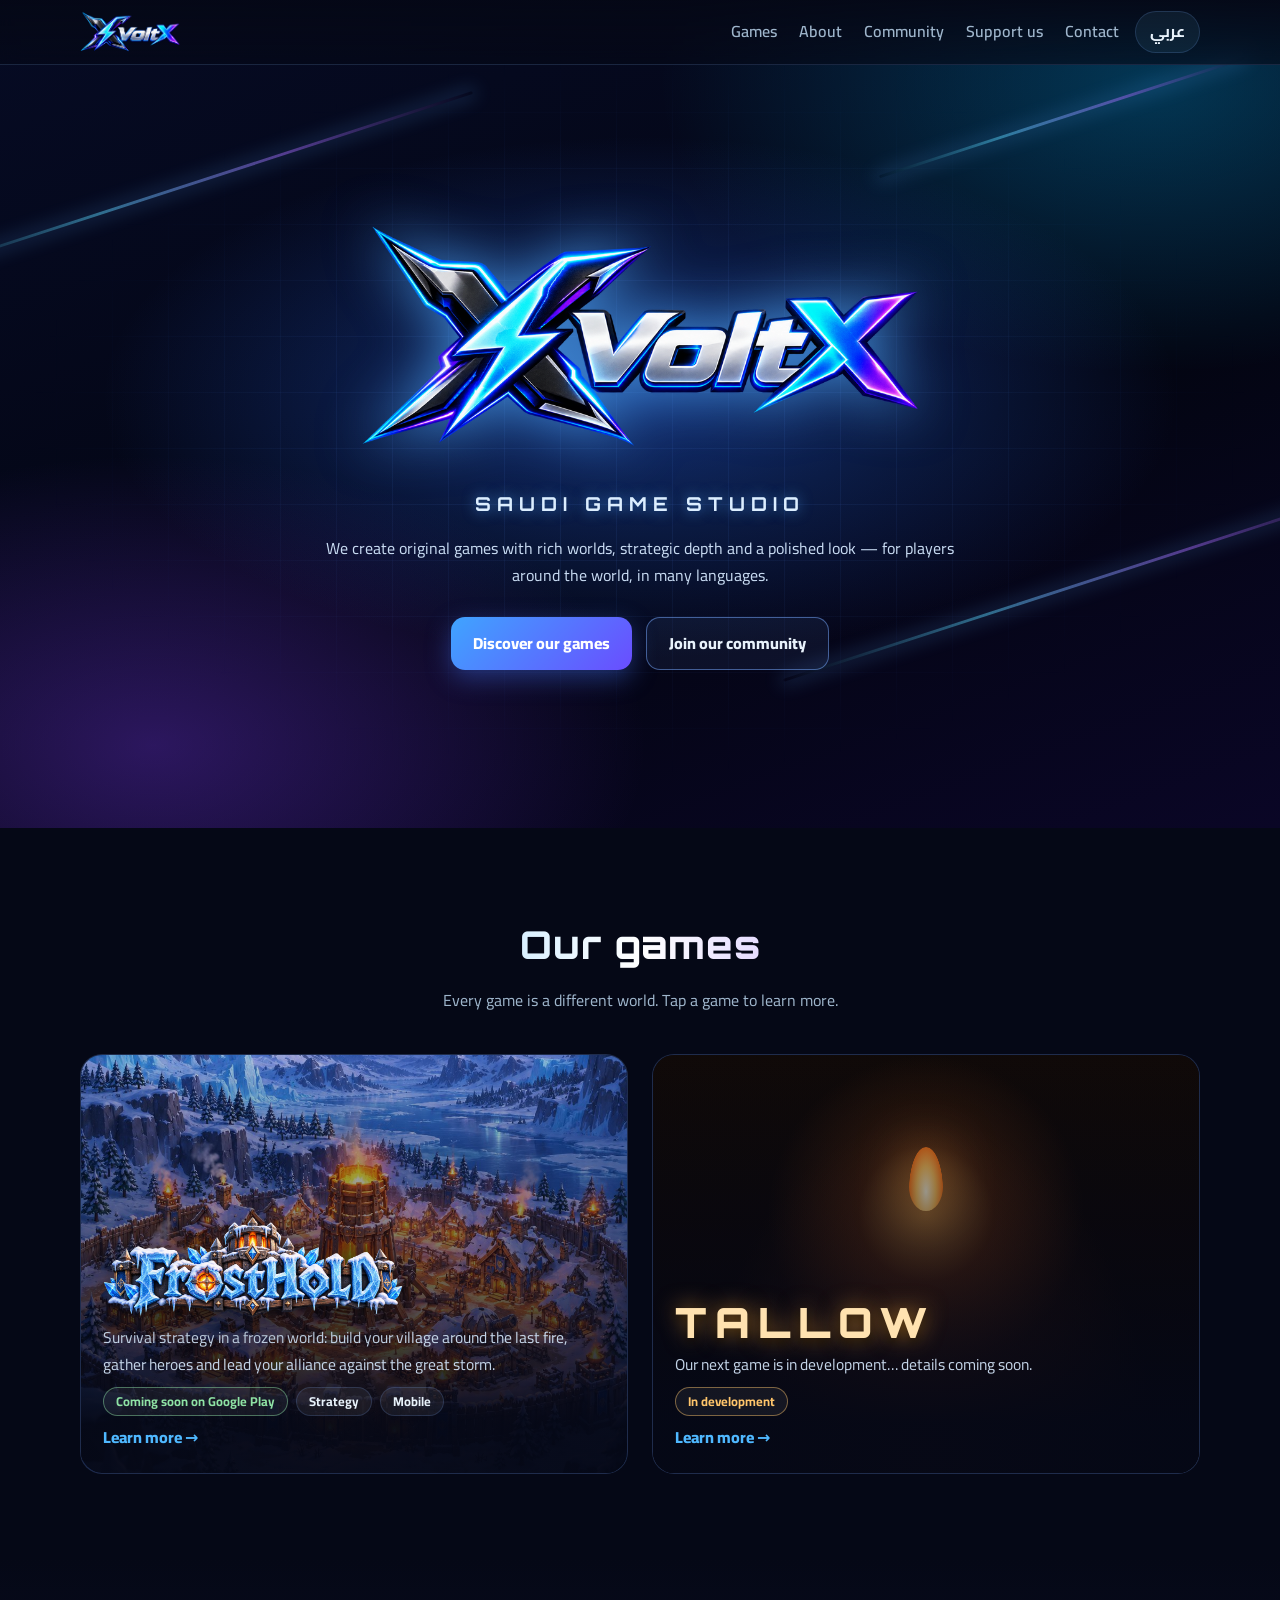
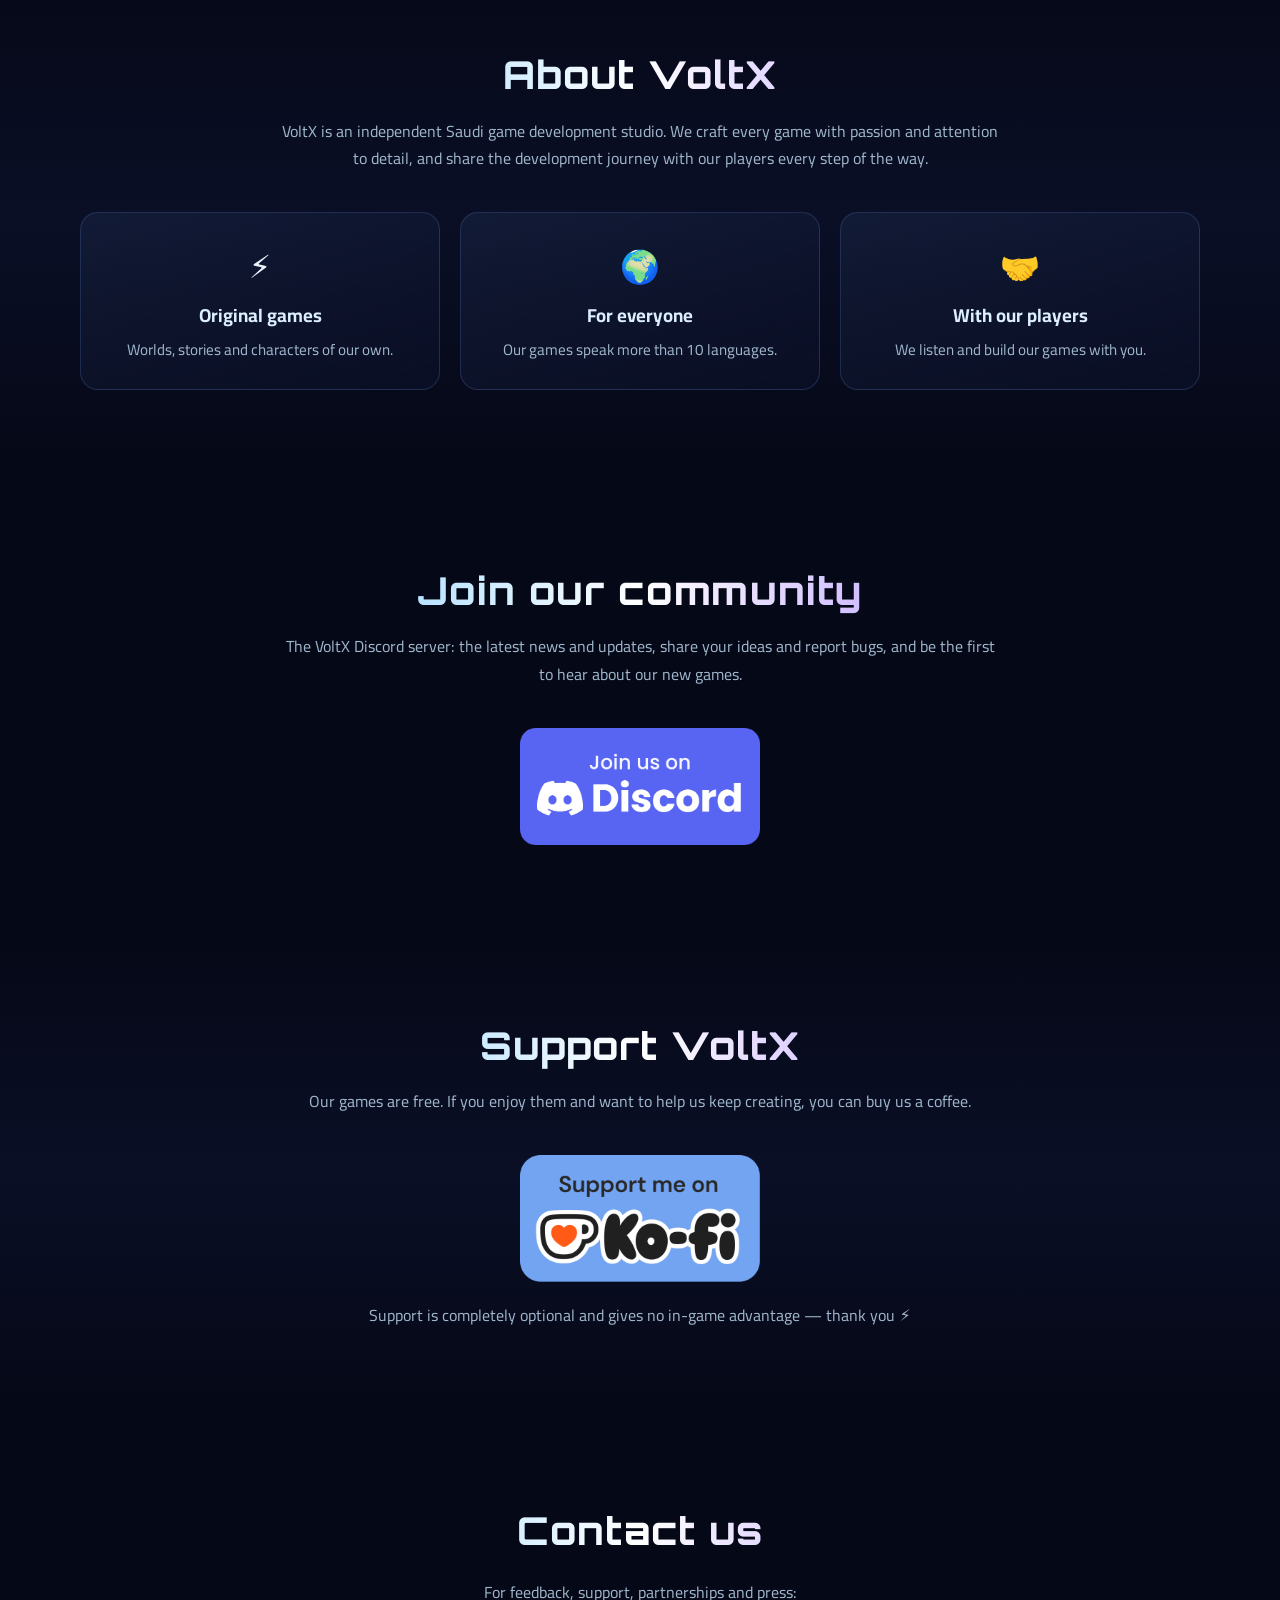
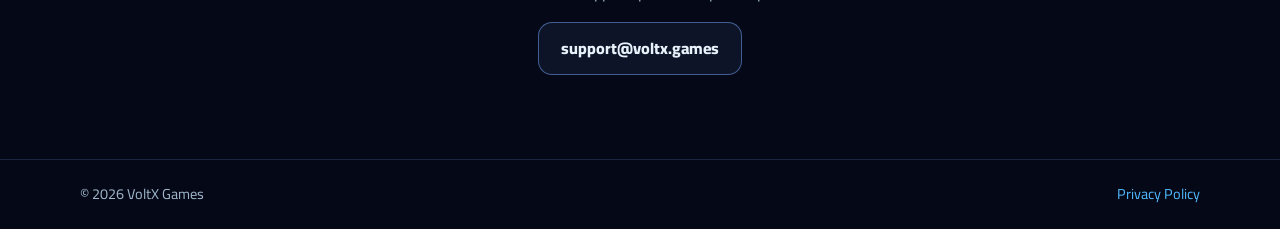
<file: index.html>
<!doctype html>
<html lang="ar" dir="rtl">
<head>
<meta charset="utf-8">
<meta name="viewport" content="width=device-width, initial-scale=1">
<title>VoltX Games — Saudi Game Studio</title>
<meta name="description" content="VoltX Games is an independent Saudi game development studio. Creators of FrostHold and TALLOW.">
<meta property="og:title" content="VoltX Games — Saudi Game Studio">
<meta property="og:description" content="An independent Saudi game development studio crafting original games for players around the world.">
<meta property="og:image" content="https://voltx.games/assets/voltx-logo.png">
<link rel="icon" href="assets/voltx-logo.png">
<link rel="preconnect" href="https://fonts.googleapis.com">
<link rel="preconnect" href="https://fonts.gstatic.com" crossorigin>
<link href="https://fonts.googleapis.com/css2?family=Cairo:wght@400;600;800&family=Orbitron:wght@700;900&display=swap" rel="stylesheet">
<link rel="stylesheet" href="style.css">
<style>
/* ===== VoltX studio home (electric theme, on top of style.css) ===== */
:root { --volt: #4fb8ff; --violet: #8a5cff; --bg: #050816; --bg2: #0a0f26; --line: rgba(120, 170, 255, .18); }
body { background: var(--bg); }
.top { background: linear-gradient(to bottom, rgba(5, 8, 22, .94), rgba(5, 8, 22, .6)); }
.menu a:hover { color: var(--volt); }
h2 { background: linear-gradient(90deg, var(--volt), #fff, var(--violet)); -webkit-background-clip: text; background-clip: text; }
html[lang="en"] h2 { font-family: "Orbitron", sans-serif; letter-spacing: 1px; }

.vx-hero { position: relative; min-height: 92vh; display: grid; place-items: center; text-align: center; overflow: hidden; padding: 110px 0 70px; }
.vx-hero::before { content: ""; position: absolute; inset: 0;
  background:
    radial-gradient(ellipse 60% 45% at 50% 48%, rgba(40, 110, 255, .40), transparent 70%),
    radial-gradient(ellipse 55% 50% at 12% 90%, rgba(130, 60, 255, .32), transparent 70%),
    radial-gradient(ellipse 55% 50% at 90% 10%, rgba(0, 190, 255, .26), transparent 70%),
    linear-gradient(160deg, #060b24, #030512 60%, #0a0626); }
.vx-grid { position: absolute; inset: 0; pointer-events: none;
  background-image: linear-gradient(rgba(90, 150, 255, .08) 1px, transparent 1px), linear-gradient(90deg, rgba(90, 150, 255, .08) 1px, transparent 1px);
  background-size: 56px 56px;
  -webkit-mask-image: radial-gradient(ellipse 60% 55% at 50% 50%, #000 30%, transparent 80%); mask-image: radial-gradient(ellipse 60% 55% at 50% 50%, #000 30%, transparent 80%); }
.vx-streak { position: absolute; height: 3px; border-radius: 3px; transform: rotate(-18deg); pointer-events: none;
  background: linear-gradient(90deg, transparent, #5ad2ff, #a070ff, transparent); box-shadow: 0 0 18px 4px rgba(90, 170, 255, .4);
  animation: streak 7s ease-in-out infinite; opacity: .5; }
@keyframes streak { 0%, 100% { opacity: .15; } 50% { opacity: .6; } }
.vx-hero-in { position: relative; z-index: 1; display: grid; justify-items: center; gap: 10px; }
.vx-logo { width: min(560px, 88%); filter: drop-shadow(0 0 28px rgba(80, 170, 255, .75)); }
.vx-kicker { font-family: "Orbitron", "Cairo", sans-serif; font-weight: 700; letter-spacing: 6px; color: #dceeff; font-size: clamp(.9rem, 2.4vw, 1.2rem); text-shadow: 0 0 14px rgba(80, 170, 255, .7); }
html[lang="ar"] .vx-kicker { letter-spacing: 0; font-family: "Cairo", sans-serif; font-weight: 800; font-size: clamp(1.1rem, 3vw, 1.5rem); }
.vx-sub { max-width: 640px; color: #c8dbf2; margin: 4px 0 0; }
.btn.volt { background: linear-gradient(135deg, #3fa4ff, #6a4dff); color: #fff; box-shadow: 0 8px 26px rgba(70, 120, 255, .4); }
.btn.ghost { border-color: rgba(120, 170, 255, .5); background: rgba(120, 170, 255, .08); }

/* Games: one card per game. To add a game: copy an <a class="game"> block and create a folder /<game>/index.html */
.games { display: grid; grid-template-columns: repeat(auto-fit, minmax(300px, 1fr)); gap: 24px; }
.game { position: relative; display: block; text-decoration: none; color: var(--text); border-radius: 22px; overflow: hidden;
  border: 1px solid var(--line); min-height: 420px; background: #0b1024; transition: transform .25s, box-shadow .25s, border-color .25s; }
.game:hover { transform: translateY(-6px); border-color: rgba(120, 170, 255, .55); box-shadow: 0 18px 44px rgba(0, 0, 0, .5); }
.game-art { position: absolute; inset: 0; background-size: cover; background-position: center; transition: transform .6s; }
.game:hover .game-art { transform: scale(1.06); }
.game-art::after { content: ""; position: absolute; inset: 0; background: linear-gradient(to top, rgba(5, 8, 22, .97) 12%, rgba(5, 8, 22, .55) 50%, rgba(5, 8, 22, .15)); }
.game-in { position: absolute; inset: auto 0 0 0; padding: 22px; display: grid; gap: 8px; }
.game-logo-img { width: min(300px, 80%); filter: drop-shadow(0 6px 16px rgba(0, 0, 0, .7)); }
.game-title { font-family: "Orbitron", sans-serif; font-weight: 900; font-size: 2.6rem; letter-spacing: 8px; line-height: 1; color: #ffe2b0;
  text-shadow: 0 0 22px rgba(255, 170, 60, .65), 0 4px 10px #000; direction: ltr; text-align: start; }
html[dir="rtl"] .game-title { text-align: right; }
.game-desc { margin: 0; color: #c3d3e6; font-size: .98rem; }
.tags { display: flex; flex-wrap: wrap; gap: 8px; }
.tag { font-size: .8rem; font-weight: 700; padding: 3px 12px; border-radius: 999px; border: 1px solid var(--line); background: rgba(255, 255, 255, .06); }
.tag.live { color: #8fe3a5; border-color: rgba(143, 227, 165, .45); }
.tag.dev { color: #ffc56b; border-color: rgba(255, 197, 107, .45); }
.more { color: var(--volt); font-weight: 800; }
.tallow-art { background:
    radial-gradient(circle at 50% 38%, rgba(255, 180, 80, .55), rgba(255, 120, 30, .18) 18%, transparent 42%),
    radial-gradient(ellipse at 50% 100%, rgba(120, 50, 20, .55), transparent 60%),
    linear-gradient(180deg, #120a06, #070407); }
.flame { position: absolute; left: 50%; top: 22%; width: 34px; height: 64px; transform: translateX(-50%);
  border-radius: 50% 50% 50% 50% / 62% 62% 38% 38%; background: radial-gradient(ellipse at 50% 70%, #fff6d8, #ffc35a 40%, #ff7a1a 70%, transparent 72%);
  filter: blur(.6px) drop-shadow(0 0 26px rgba(255, 160, 60, .9)); animation: flick 2.4s ease-in-out infinite; }
@keyframes flick { 0%, 100% { transform: translateX(-50%) scale(1, 1); } 30% { transform: translateX(-52%) scale(.96, 1.06); } 60% { transform: translateX(-48%) scale(1.04, .95); } }

.pillars { display: grid; grid-template-columns: repeat(3, 1fr); gap: 20px; margin-top: 10px; }
.pillar { text-align: center; padding: 26px 20px; border-radius: 18px; border: 1px solid var(--line); background: linear-gradient(160deg, rgba(120, 170, 255, .08), rgba(10, 15, 38, .9)); }
.pillar .ico { font-size: 2rem; }
.pillar h3 { margin: 6px 0; color: #dceeff; }
.pillar p { margin: 0; color: var(--muted); font-size: .95rem; }
.sec.alt { background: linear-gradient(to bottom, var(--bg), var(--bg2), var(--bg)); }
.foot a { color: var(--volt); }
@media (max-width: 760px) { .pillars { grid-template-columns: 1fr; } .game { min-height: 380px; } }
@media (prefers-reduced-motion: reduce) { .vx-streak, .flame { animation: none; } }
</style>
</head>
<body>

<!-- ============ Header ============ -->
<header class="top">
  <div class="wrap top-row">
    <a href="./" class="brand"><img src="assets/voltx-logo.png" alt="VoltX Games"></a>
    <nav class="menu">
      <a href="#games" data-ar="ألعابنا" data-en="Games">ألعابنا</a>
      <a href="#about" data-ar="من نحن" data-en="About">من نحن</a>
      <a href="#community" data-ar="مجتمعنا" data-en="Community">مجتمعنا</a>
      <a href="#support" data-ar="ادعمنا" data-en="Support us">ادعمنا</a>
      <a href="#contact" data-ar="تواصل" data-en="Contact">تواصل</a>
    </nav>
    <button class="lang" id="langBtn" type="button" aria-label="Language">EN</button>
  </div>
</header>

<!-- ============ Hero ============ -->
<section class="vx-hero" id="home">
  <div class="vx-grid" aria-hidden="true"></div>
  <div class="vx-streak" style="left:-8%;top:22%;width:46%" aria-hidden="true"></div>
  <div class="vx-streak" style="right:-10%;top:70%;width:50%;animation-delay:2.5s" aria-hidden="true"></div>
  <div class="vx-streak" style="right:2%;top:14%;width:30%;animation-delay:4s" aria-hidden="true"></div>
  <div class="wrap vx-hero-in">
    <img class="vx-logo" src="assets/voltx-logo.png" alt="VoltX Games">
    <div class="vx-kicker" data-ar="استوديو سعودي لتطوير الألعاب" data-en="SAUDI GAME STUDIO">استوديو سعودي لتطوير الألعاب</div>
    <p class="vx-sub" data-ar="نصنع ألعاباً أصلية بعوالم غنية وعمق استراتيجي وجودة عالية، للاعبين من كل أنحاء العالم وبلغات متعددة."
       data-en="We create original games with rich worlds, strategic depth and a polished look — for players around the world, in many languages.">نصنع ألعاباً أصلية بعوالم غنية وعمق استراتيجي وجودة عالية، للاعبين من كل أنحاء العالم وبلغات متعددة.</p>
    <div class="cta">
      <a class="btn volt" href="#games" data-ar="اكتشف ألعابنا" data-en="Discover our games">اكتشف ألعابنا</a>
      <a class="btn ghost" href="#community" data-ar="انضم لمجتمعنا" data-en="Join our community">انضم لمجتمعنا</a>
    </div>
  </div>
</section>

<!-- ============ Games ============ -->
<section class="sec" id="games">
  <div class="wrap">
    <h2 data-ar="ألعابنا" data-en="Our games">ألعابنا</h2>
    <p class="lead" data-ar="كل لعبة عالم مختلف. اضغط على اللعبة لتعرف أكثر." data-en="Every game is a different world. Tap a game to learn more.">كل لعبة عالم مختلف. اضغط على اللعبة لتعرف أكثر.</p>
    <div class="games">

      <!-- FrostHold -->
      <a class="game" href="frosthold/">
        <div class="game-art" style="background-image:url('assets/bg-night.jpg')"></div>
        <div class="game-in">
          <img class="game-logo-img" src="assets/frosthold-logo.png" alt="FrostHold">
          <p class="game-desc" data-ar="استراتيجية وبقاء في عالم متجمّد: ابنِ قريتك حول آخر نار، اجمع الأبطال وقُد تحالفك في وجه العاصفة الكبرى."
             data-en="Survival strategy in a frozen world: build your village around the last fire, gather heroes and lead your alliance against the great storm.">استراتيجية وبقاء في عالم متجمّد: ابنِ قريتك حول آخر نار، اجمع الأبطال وقُد تحالفك في وجه العاصفة الكبرى.</p>
          <div class="tags">
            <span class="tag live" data-ar="قريباً على Google Play" data-en="Coming soon on Google Play">قريباً على Google Play</span>
            <span class="tag" data-ar="استراتيجية" data-en="Strategy">استراتيجية</span>
            <span class="tag" data-ar="جوال" data-en="Mobile">جوال</span>
          </div>
          <span class="more" data-ar="اعرف أكثر ←" data-en="Learn more →">اعرف أكثر ←</span>
        </div>
      </a>

      <!-- TALLOW -->
      <a class="game" href="tallow/">
        <div class="game-art tallow-art"><div class="flame" aria-hidden="true"></div></div>
        <div class="game-in">
          <div class="game-title">TALLOW</div>
          <p class="game-desc" data-ar="لعبتنا الجديدة قيد التطوير… التفاصيل قريباً." data-en="Our next game is in development… details coming soon.">لعبتنا الجديدة قيد التطوير… التفاصيل قريباً.</p>
          <div class="tags">
            <span class="tag dev" data-ar="قيد التطوير" data-en="In development">قيد التطوير</span>
          </div>
          <span class="more" data-ar="اعرف أكثر ←" data-en="Learn more →">اعرف أكثر ←</span>
        </div>
      </a>

    </div>
  </div>
</section>

<!-- ============ About ============ -->
<section class="sec alt" id="about">
  <div class="wrap">
    <h2 data-ar="عن VoltX" data-en="About VoltX">عن VoltX</h2>
    <p class="lead" data-ar="VoltX استوديو سعودي مستقل لتطوير الألعاب. نبني كل لعبة بشغف واهتمام بالتفاصيل، ونشارك لاعبينا رحلة التطوير خطوة بخطوة."
       data-en="VoltX is an independent Saudi game development studio. We craft every game with passion and attention to detail, and share the development journey with our players every step of the way.">VoltX استوديو سعودي مستقل لتطوير الألعاب. نبني كل لعبة بشغف واهتمام بالتفاصيل، ونشارك لاعبينا رحلة التطوير خطوة بخطوة.</p>
    <div class="pillars">
      <div class="pillar"><div class="ico">⚡</div><h3 data-ar="ألعاب أصلية" data-en="Original games">ألعاب أصلية</h3><p data-ar="عوالم وقصص وشخصيات من صنعنا." data-en="Worlds, stories and characters of our own.">عوالم وقصص وشخصيات من صنعنا.</p></div>
      <div class="pillar"><div class="ico">🌍</div><h3 data-ar="لكل العالم" data-en="For everyone">لكل العالم</h3><p data-ar="ألعابنا مترجمة لأكثر من 10 لغات." data-en="Our games speak more than 10 languages.">ألعابنا مترجمة لأكثر من 10 لغات.</p></div>
      <div class="pillar"><div class="ico">🤝</div><h3 data-ar="مع اللاعبين" data-en="With our players">مع اللاعبين</h3><p data-ar="نسمع آراءكم ونطوّر ألعابنا معكم." data-en="We listen and build our games with you.">نسمع آراءكم ونطوّر ألعابنا معكم.</p></div>
    </div>
  </div>
</section>

<!-- ============ Community (Discord) ============ -->
<section class="sec" id="community">
  <div class="wrap community" style="text-align:center;">
    <h2 data-ar="انضم لمجتمعنا" data-en="Join our community">انضم لمجتمعنا</h2>
    <p class="lead" data-ar="سيرفر VoltX على ديسكورد: آخر الأخبار والتحديثات، شارك اقتراحاتك وبلّغ عن الأخطاء، وكن أول من يعرف عن ألعابنا الجديدة."
       data-en="The VoltX Discord server: the latest news and updates, share your ideas and report bugs, and be the first to hear about our new games.">سيرفر VoltX على ديسكورد: آخر الأخبار والتحديثات، شارك اقتراحاتك وبلّغ عن الأخطاء، وكن أول من يعرف عن ألعابنا الجديدة.</p>
    <a class="discord-badge" href="https://discord.gg/TdF96qyCpZ" target="_blank" rel="noopener" style="display:block;width:fit-content;margin:0 auto;">
      <img src="assets/discord-badge.png" alt="Join us on Discord" width="240" height="117" style="display:block;margin:0 auto;">
    </a>
  </div>
</section>

<!-- ============ Support ============ -->
<section class="sec alt" id="support">
  <div class="wrap support">
    <h2 data-ar="ادعم VoltX" data-en="Support VoltX">ادعم VoltX</h2>
    <p class="lead" data-ar="ألعابنا مجانية. إذا أعجبتك وتحب تساعدنا نستمر ونصنع المزيد، تقدر تدعمنا بكوب قهوة."
       data-en="Our games are free. If you enjoy them and want to help us keep creating, you can buy us a coffee.">ألعابنا مجانية. إذا أعجبتك وتحب تساعدنا نستمر ونصنع المزيد، تقدر تدعمنا بكوب قهوة.</p>
    <a class="kofi-badge" href="https://ko-fi.com/voltxgames" target="_blank" rel="noopener" style="display:block;width:fit-content;margin:0 auto;">
      <img src="assets/kofi-badge.png" alt="Support VoltX on Ko-fi" width="240" height="127" style="display:block;margin:0 auto;">
    </a>
    <p class="note" data-ar="الدعم اختياري تماماً ولا يعطي أي ميزة داخل الألعاب — شكراً لك ⚡"
       data-en="Support is completely optional and gives no in-game advantage — thank you ⚡">الدعم اختياري تماماً ولا يعطي أي ميزة داخل الألعاب — شكراً لك ⚡</p>
  </div>
</section>

<!-- ============ Contact ============ -->
<section class="sec" id="contact">
  <div class="wrap contact">
    <h2 data-ar="تواصل معنا" data-en="Contact us">تواصل معنا</h2>
    <p data-ar="للاقتراحات والدعم والتعاون والإعلام:" data-en="For feedback, support, partnerships and press:">للاقتراحات والدعم والتعاون والإعلام:</p>
    <a class="btn ghost mail" href="mailto:support@voltx.games">support@voltx.games</a>
  </div>
</section>

<footer class="foot">
  <div class="wrap foot-row">
    <span>© 2026 VoltX Games</span>
    <a href="privacy.html" data-ar="سياسة الخصوصية" data-en="Privacy Policy">سياسة الخصوصية</a>
  </div>
</footer>

<script>
(function () {
  var btn = document.getElementById('langBtn');
  function apply(lang) {
    var ar = lang === 'ar';
    document.documentElement.lang = lang;
    document.documentElement.dir = ar ? 'rtl' : 'ltr';
    var els = document.querySelectorAll('[data-ar]');
    for (var i = 0; i < els.length; i++) {
      els[i].textContent = els[i].getAttribute(ar ? 'data-ar' : 'data-en');
    }
    btn.textContent = ar ? 'EN' : 'عربي';
    try { localStorage.setItem('voltx-lang', lang); } catch (e) {}
  }
  var saved = null;
  try { saved = localStorage.getItem('voltx-lang'); } catch (e) {}
  apply(saved || ((navigator.language || '').toLowerCase().indexOf('ar') === 0 ? 'ar' : 'en'));
  btn.addEventListener('click', function () { apply(document.documentElement.lang === 'ar' ? 'en' : 'ar'); });
})();
</script>
</body>
</html>
</file>
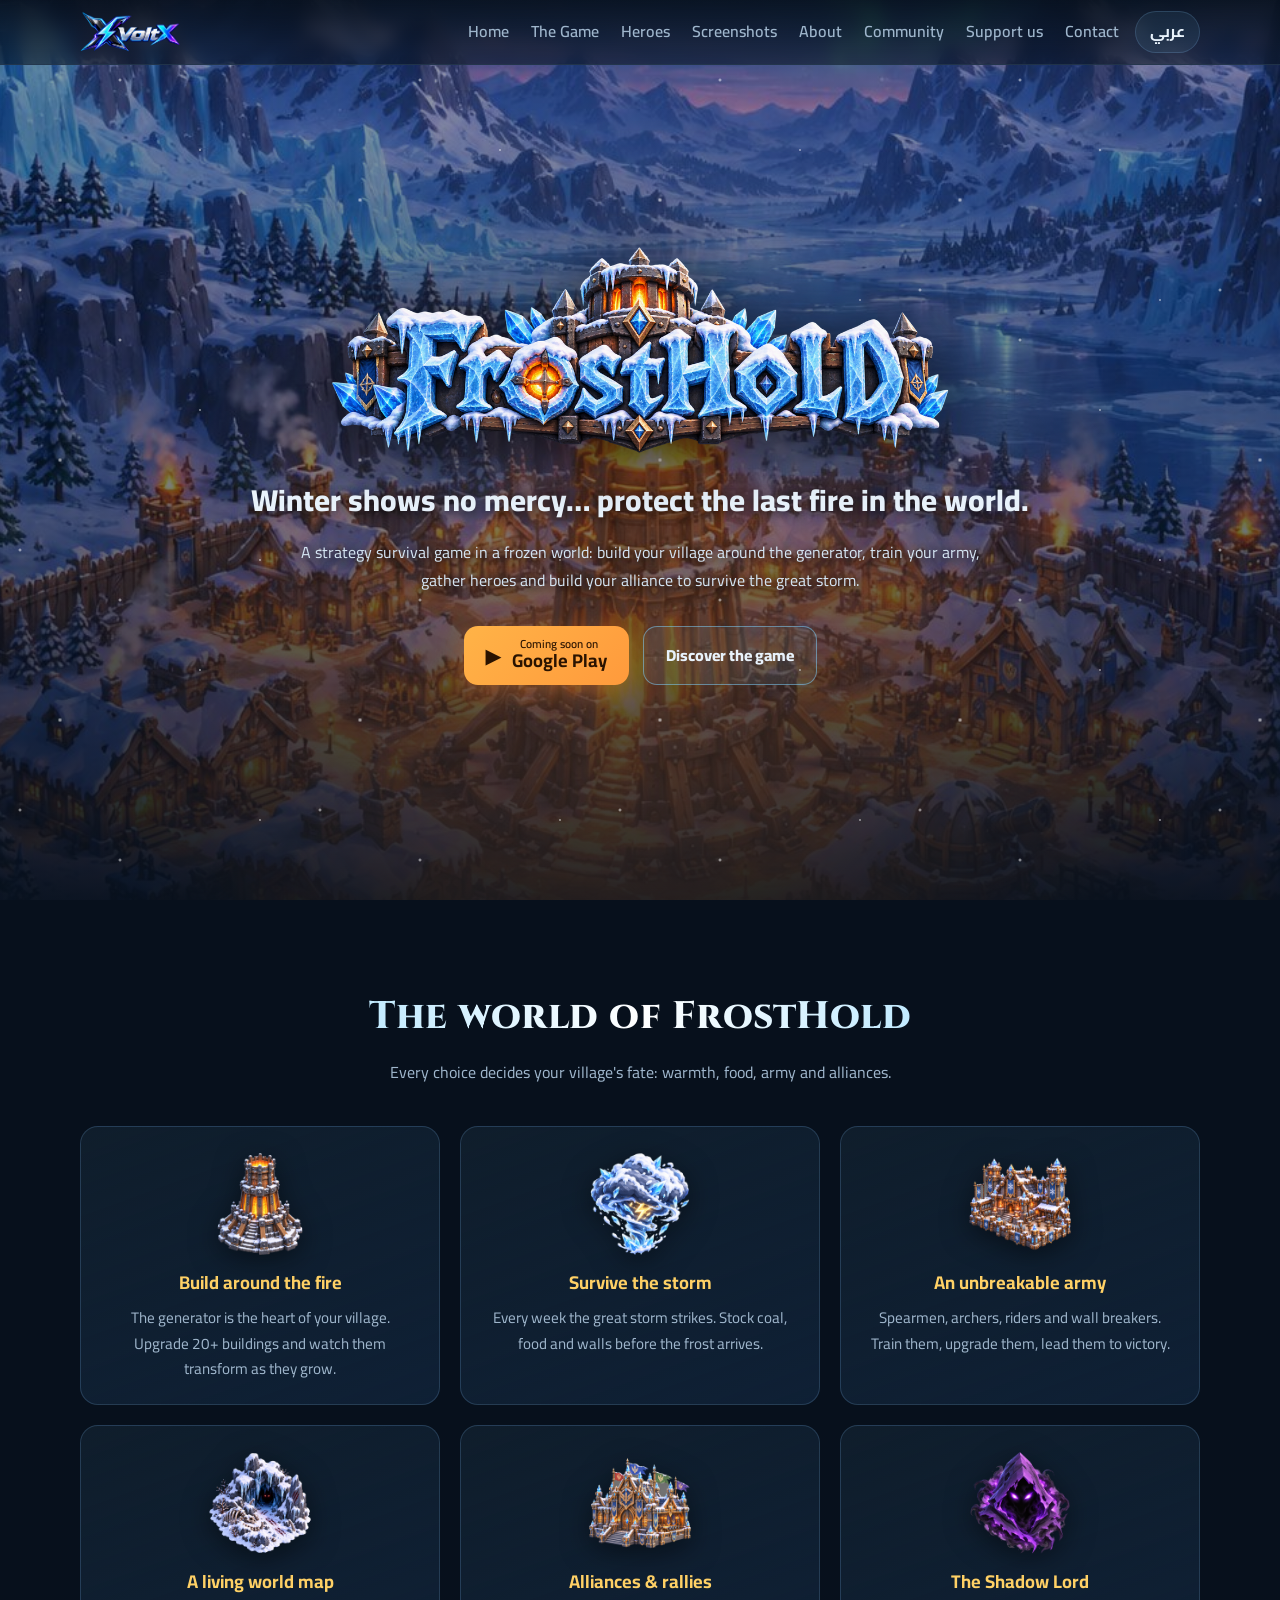
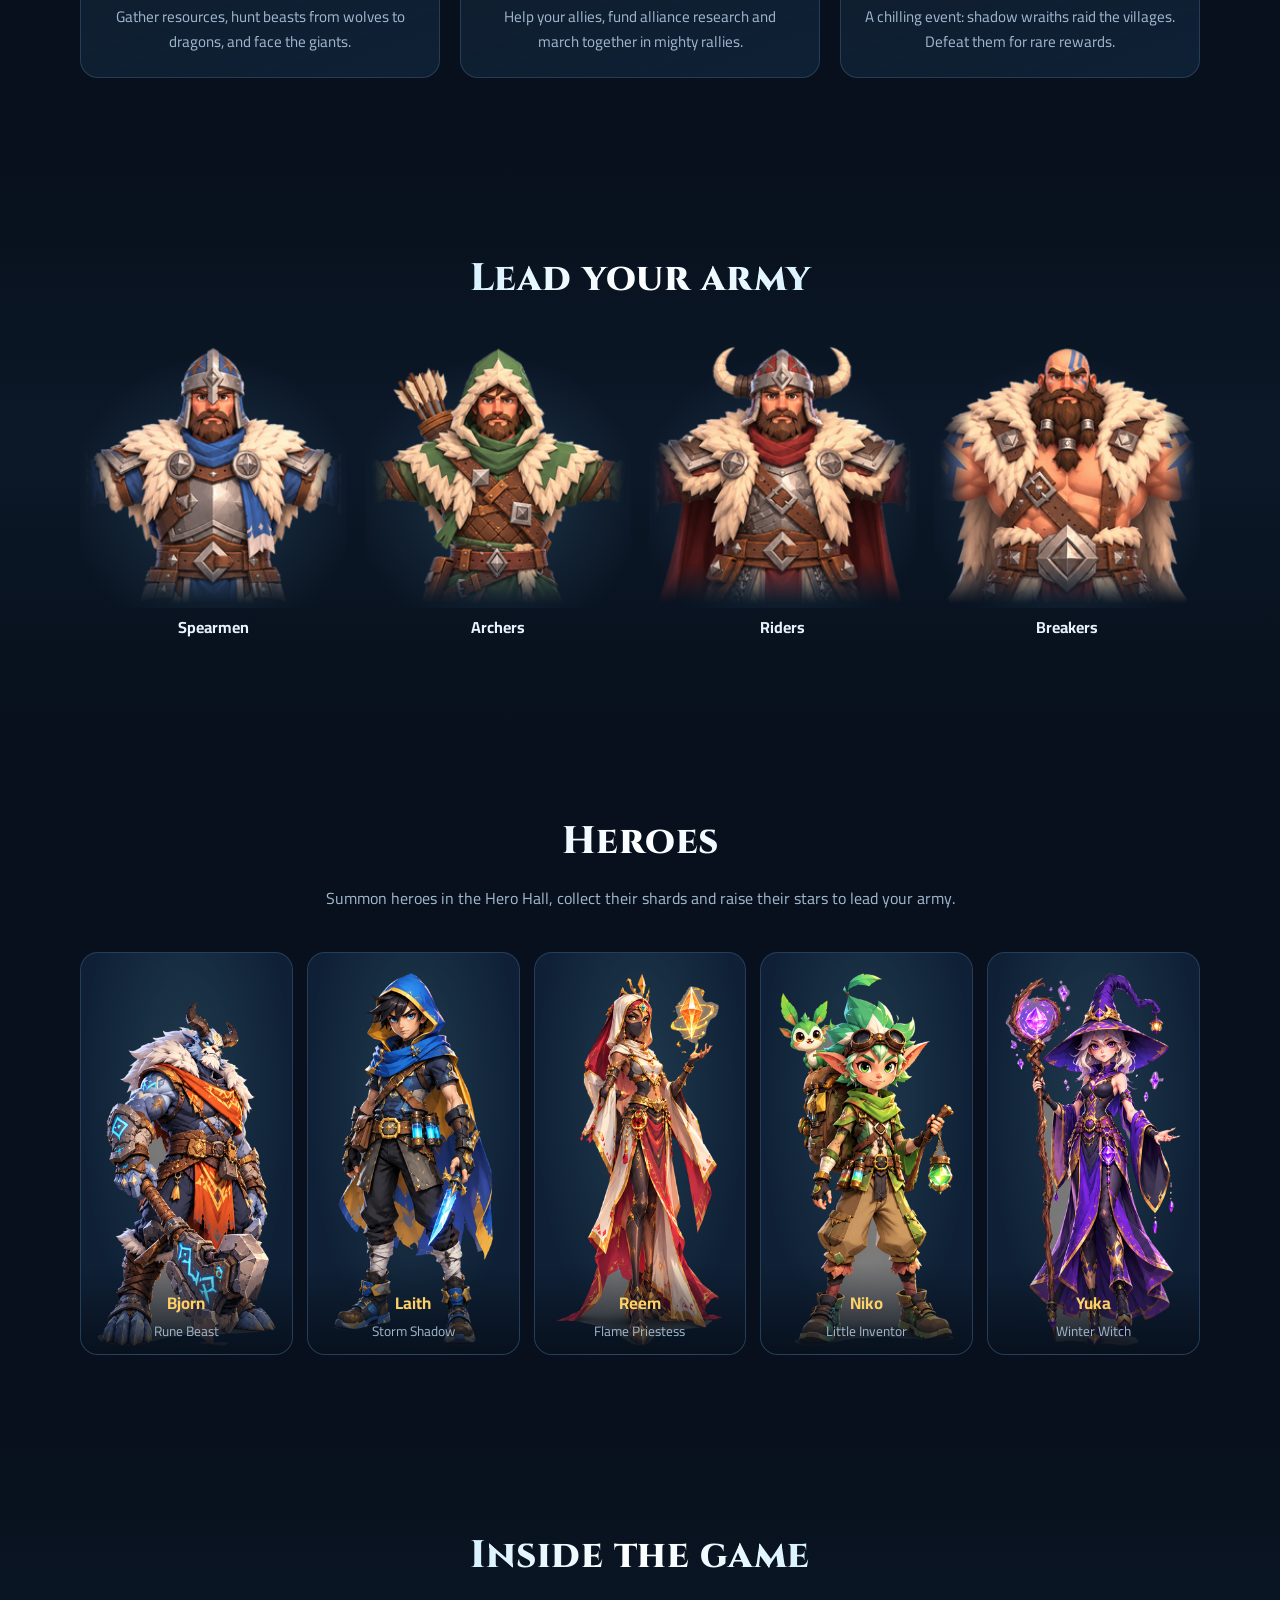
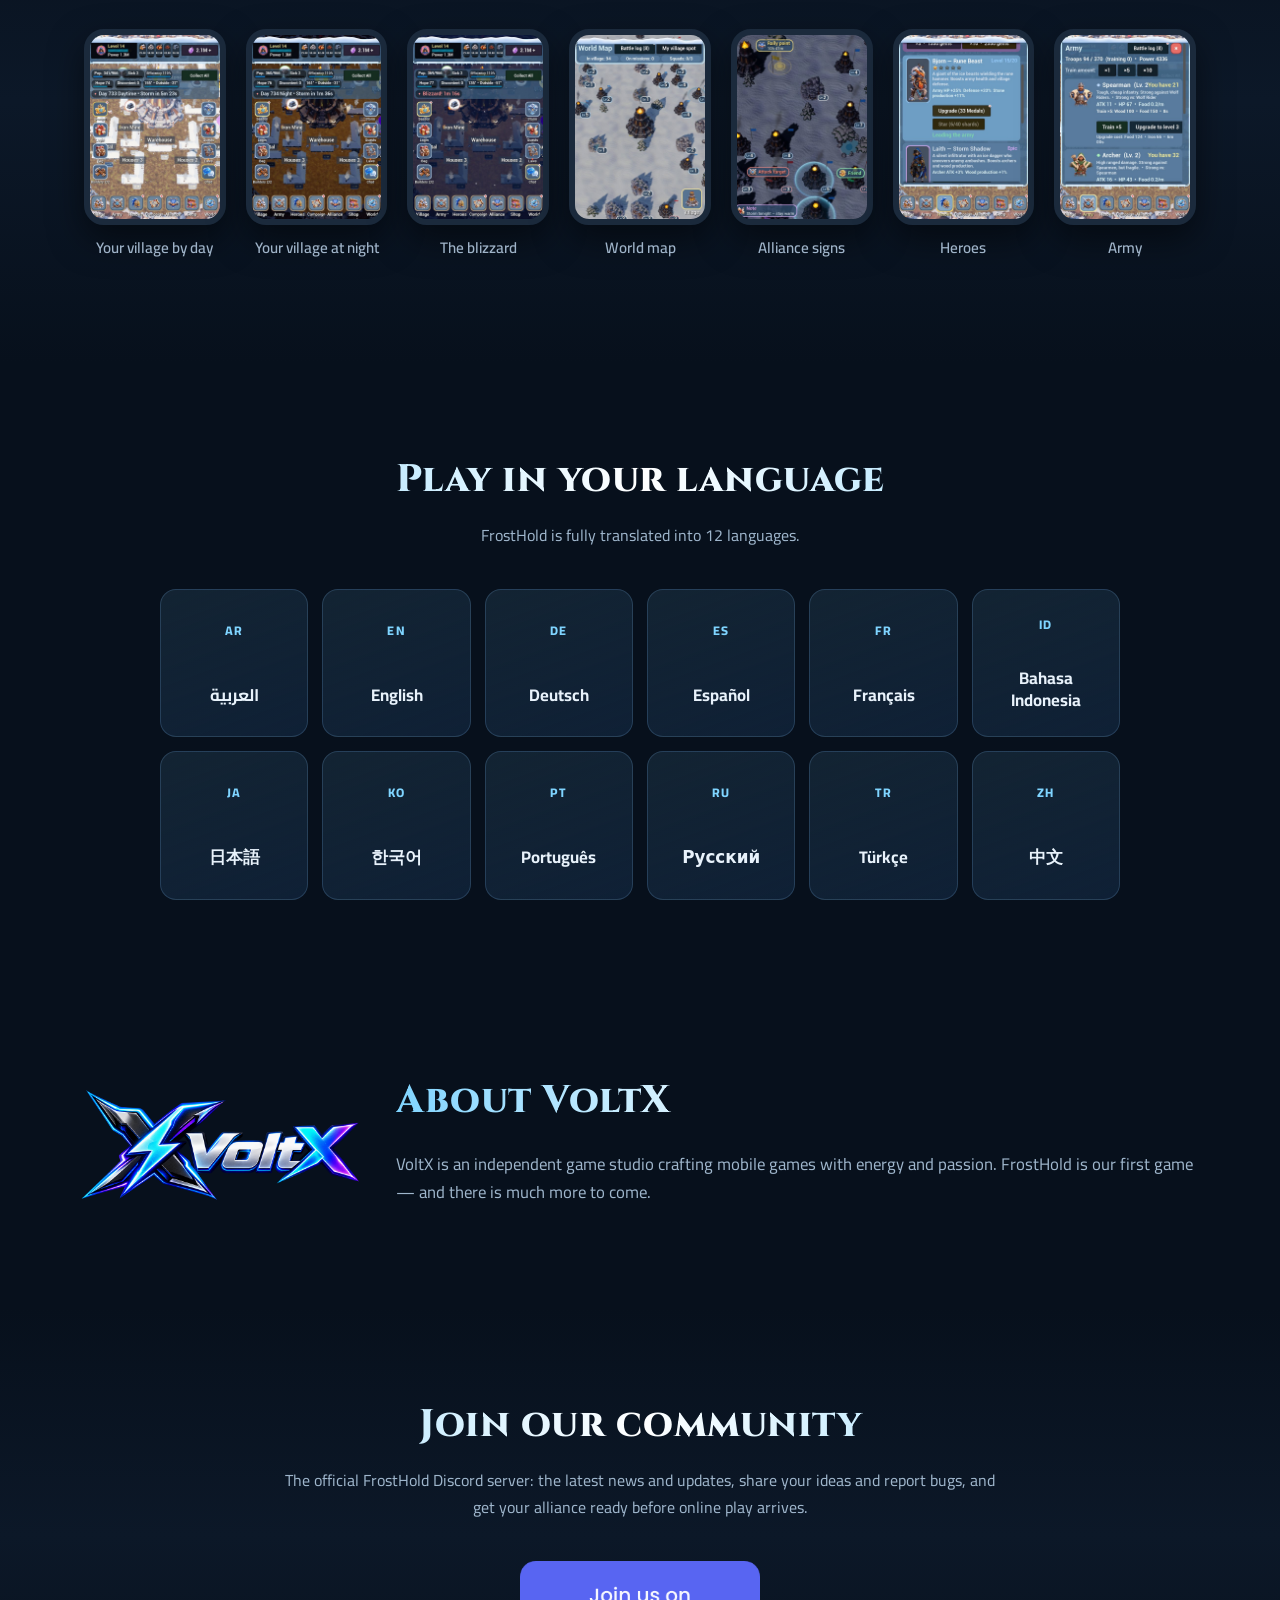
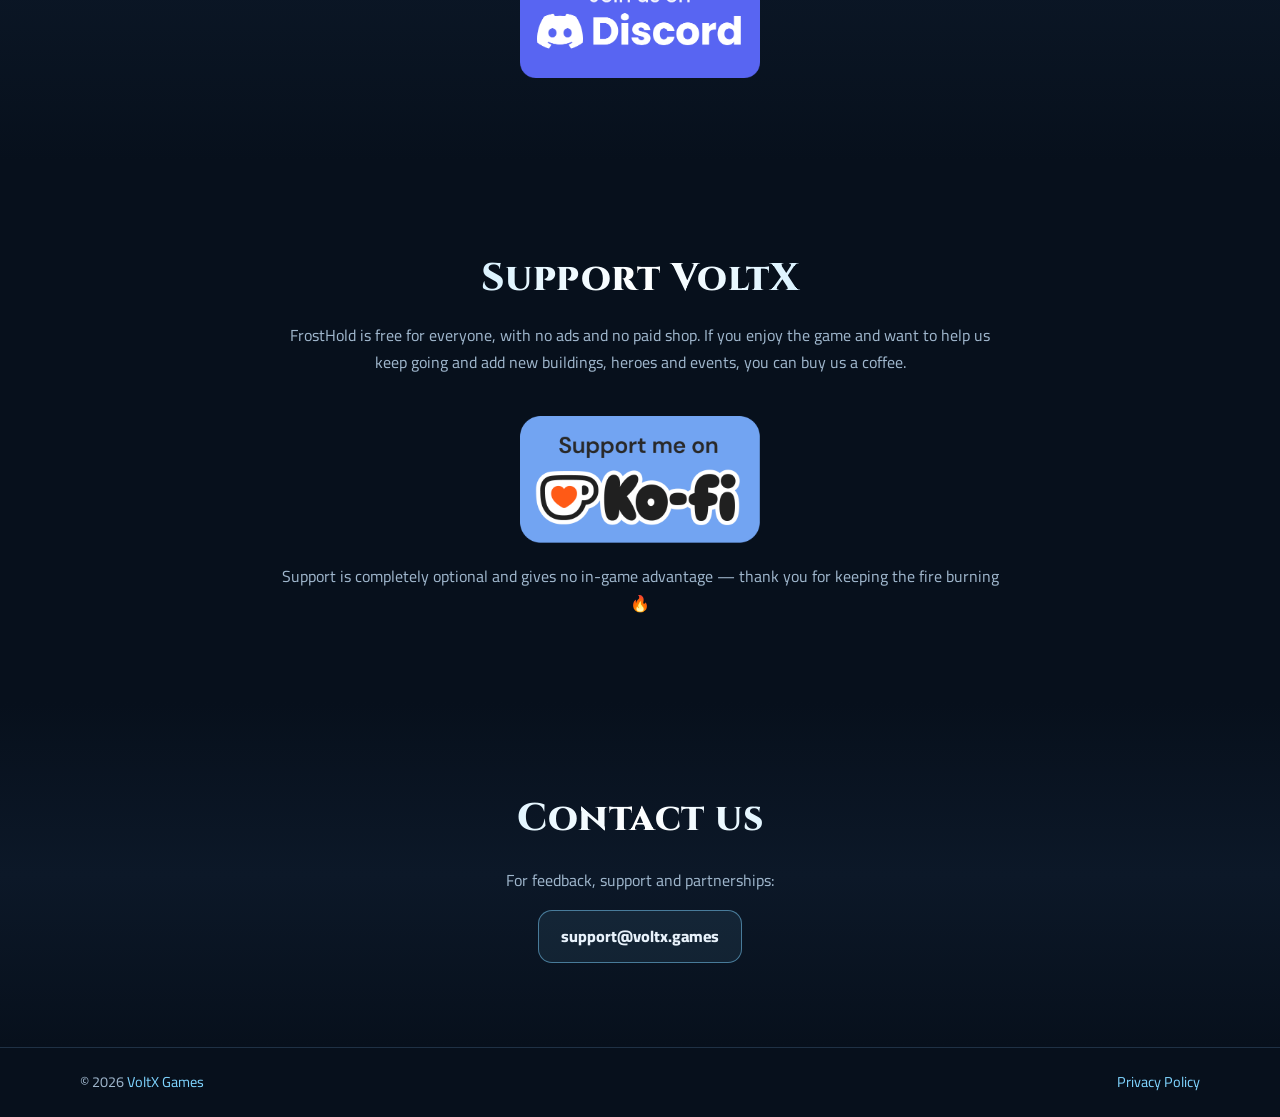
<file: frosthold/index.html>
<!doctype html>
<html lang="ar" dir="rtl">
<head>
<meta charset="utf-8">
<meta name="viewport" content="width=device-width, initial-scale=1">
<title>FrostHold — VoltX Games</title>
<meta name="description" content="VoltX Games — creators of FrostHold, a winter survival strategy game for mobile.">
<meta property="og:title" content="FrostHold — VoltX Games">
<meta property="og:description" content="Build your village around the last fire, survive the great storm, lead heroes and alliances.">
<meta property="og:image" content="https://voltx.games/assets/frosthold-icon.png">
<link rel="icon" href="../assets/frosthold-icon.png">
<link rel="preconnect" href="https://fonts.googleapis.com">
<link rel="preconnect" href="https://fonts.gstatic.com" crossorigin>
<link href="https://fonts.googleapis.com/css2?family=Cairo:wght@400;600;800&family=Cinzel:wght@700;900&display=swap" rel="stylesheet">
<link rel="stylesheet" href="../style.css">
<style>
/* In-game screenshots: one horizontal row (scrolls sideways on small screens) */
.shots{display:flex!important;flex-direction:row!important;flex-wrap:nowrap!important;gap:20px;overflow-x:auto;scroll-snap-type:x mandatory;padding:10px 4px 18px;margin:30px auto 0;justify-content:flex-start;-webkit-overflow-scrolling:touch}
.shot{flex:1 1 0;min-width:140px;max-width:190px;margin:0;text-align:center;scroll-snap-align:center}
.shot .phone{width:100%;aspect-ratio:1080/1495;border-radius:20px;overflow:hidden;border:6px solid #1b2a3c;box-shadow:0 14px 34px rgba(0,0,0,.5)}
.shot .phone img{width:100%;height:100%;object-fit:cover;display:block}
.shot figcaption{margin-top:10px;color:#9fb3c8;font-weight:600;font-size:.95rem}
@media (min-width:900px){.shots{justify-content:center;overflow-x:visible}}
@media (max-width:899px){.shot{flex:0 0 46vw;max-width:none}}
</style>
</head>
<body>

<!-- ============ Header ============ -->
<header class="top">
  <div class="wrap top-row">
    <a href="../" class="brand" aria-label="VoltX Games"><img src="../assets/voltx-logo.png" alt="VoltX"></a>
    <nav class="menu" id="menu">
      <a href="../" data-ar="الرئيسية" data-en="Home">الرئيسية</a>
      <a href="#game" data-ar="اللعبة" data-en="The Game">اللعبة</a>
      <a href="#heroes" data-ar="الأبطال" data-en="Heroes">الأبطال</a>
      <a href="#screens" data-ar="صور اللعبة" data-en="Screenshots">صور اللعبة</a>
      <a href="#about" data-ar="من نحن" data-en="About">من نحن</a>
      <a href="#community" data-ar="مجتمعنا" data-en="Community">مجتمعنا</a>
      <a href="#support" data-ar="ادعمنا" data-en="Support us">ادعمنا</a>
      <a href="#contact" data-ar="تواصل" data-en="Contact">تواصل</a>
    </nav>
    <button class="lang" id="langBtn" type="button" aria-label="Language">EN</button>
  </div>
</header>

<!-- ============ Hero ============ -->
<section class="hero" id="home">
  <div class="hero-bg"></div>
  <div class="snow" aria-hidden="true"></div>
  <div class="wrap hero-in">
    <img class="game-logo" src="../assets/frosthold-logo.png" alt="FrostHold">
    <p class="tagline" data-ar="الشتاء لا يرحم… احمِ آخر نار في العالم." data-en="Winter shows no mercy… protect the last fire in the world.">الشتاء لا يرحم… احمِ آخر نار في العالم.</p>
    <p class="sub" data-ar="لعبة استراتيجية للبقاء في عالم متجمد: ابنِ قريتك حول المولّد، درّب جيشك، اجمع الأبطال، وابنِ تحالفك لتنجو من العاصفة الكبرى."
       data-en="A strategy survival game in a frozen world: build your village around the generator, train your army, gather heroes and build your alliance to survive the great storm.">
       لعبة استراتيجية للبقاء في عالم متجمد: ابنِ قريتك حول المولّد، درّب جيشك، اجمع الأبطال، وابنِ تحالفك لتنجو من العاصفة الكبرى.</p>
    <div class="cta">
      <a class="btn play" href="#" aria-disabled="true">
        <span class="play-ico" aria-hidden="true">▶</span>
        <span><small data-ar="قريباً على" data-en="Coming soon on">قريباً على</small><b>Google Play</b></span>
      </a>
      <a class="btn ghost" href="#game" data-ar="اكتشف اللعبة" data-en="Discover the game">اكتشف اللعبة</a>
    </div>
  </div>
</section>

<!-- ============ Features ============ -->
<section class="sec" id="game">
  <div class="wrap">
    <h2 data-ar="عالم FrostHold" data-en="The world of FrostHold">عالم FrostHold</h2>
    <p class="lead" data-ar="كل قرار يحدد مصير قريتك: الدفء، الطعام، الجيش، والتحالفات."
       data-en="Every choice decides your village's fate: warmth, food, army and alliances.">كل قرار يحدد مصير قريتك: الدفء، الطعام، الجيش، والتحالفات.</p>
    <div class="grid">
      <article class="card">
        <img src="../assets/generator-t3.png" alt="">
        <h3 data-ar="ابنِ حول النار" data-en="Build around the fire">ابنِ حول النار</h3>
        <p data-ar="المولّد قلب القرية. طوّر أكثر من 20 مبنى، وشاهدها تتغير وتكبر مع كل مرحلة."
           data-en="The generator is the heart of your village. Upgrade 20+ buildings and watch them transform as they grow.">المولّد قلب القرية. طوّر أكثر من 20 مبنى، وشاهدها تتغير وتكبر مع كل مرحلة.</p>
      </article>
      <article class="card">
        <img src="../assets/menu-storm.png" alt="">
        <h3 data-ar="انجُ من العاصفة" data-en="Survive the storm">انجُ من العاصفة</h3>
        <p data-ar="كل أسبوع تضرب العاصفة الكبرى. جهّز الفحم والطعام والسور قبل أن يصل الصقيع."
           data-en="Every week the great storm strikes. Stock coal, food and walls before the frost arrives.">كل أسبوع تضرب العاصفة الكبرى. جهّز الفحم والطعام والسور قبل أن يصل الصقيع.</p>
      </article>
      <article class="card">
        <img src="../assets/barracks-t3.png" alt="">
        <h3 data-ar="جيش لا يُقهر" data-en="An unbreakable army">جيش لا يُقهر</h3>
        <p data-ar="رماحون ورماة وفرسان ومحطمو أسوار. درّبهم وطوّرهم وقُدهم للنصر."
           data-en="Spearmen, archers, riders and wall breakers. Train them, upgrade them, lead them to victory.">رماحون ورماة وفرسان ومحطمو أسوار. درّبهم وطوّرهم وقُدهم للنصر.</p>
      </article>
      <article class="card">
        <img src="../assets/map-beast.png" alt="">
        <h3 data-ar="خريطة عالم حيّة" data-en="A living world map">خريطة عالم حيّة</h3>
        <p data-ar="اجمع الموارد، اصطد الوحوش من الذئاب إلى التنانين، وواجه العمالقة."
           data-en="Gather resources, hunt beasts from wolves to dragons, and face the giants.">اجمع الموارد، اصطد الوحوش من الذئاب إلى التنانين، وواجه العمالقة.</p>
      </article>
      <article class="card">
        <img src="../assets/embassy-t3.png" alt="">
        <h3 data-ar="تحالفات وحشود" data-en="Alliances & rallies">تحالفات وحشود</h3>
        <p data-ar="ساعد حلفاءك، تبرّع لأبحاث التحالف، وانطلقوا معاً في حشود قوية."
           data-en="Help your allies, fund alliance research and march together in mighty rallies.">ساعد حلفاءك، تبرّع لأبحاث التحالف، وانطلقوا معاً في حشود قوية.</p>
      </article>
      <article class="card">
        <img src="../assets/menu-shadow.png" alt="">
        <h3 data-ar="سيد الظلال" data-en="The Shadow Lord">سيد الظلال</h3>
        <p data-ar="فعالية مرعبة: أشباح الظلال تهاجم القرى. اهزمها واحصل على جوائز نادرة."
           data-en="A chilling event: shadow wraiths raid the villages. Defeat them for rare rewards.">فعالية مرعبة: أشباح الظلال تهاجم القرى. اهزمها واحصل على جوائز نادرة.</p>
      </article>
    </div>
  </div>
</section>

<!-- ============ Army ============ -->
<section class="sec alt">
  <div class="wrap">
    <h2 data-ar="قُد جيشك" data-en="Lead your army">قُد جيشك</h2>
    <div class="units">
      <figure><img src="../assets/unit-spearman.png" alt=""><figcaption data-ar="الرماحون" data-en="Spearmen">الرماحون</figcaption></figure>
      <figure><img src="../assets/unit-archer.png" alt=""><figcaption data-ar="الرماة" data-en="Archers">الرماة</figcaption></figure>
      <figure><img src="../assets/unit-rider.png" alt=""><figcaption data-ar="الفرسان" data-en="Riders">الفرسان</figcaption></figure>
      <figure><img src="../assets/unit-breaker.png" alt=""><figcaption data-ar="محطمو الأسوار" data-en="Breakers">محطمو الأسوار</figcaption></figure>
    </div>
  </div>
</section>

<!-- ============ Heroes ============ -->
<section class="sec" id="heroes">
  <div class="wrap">
    <h2 data-ar="الأبطال" data-en="Heroes">الأبطال</h2>
    <p class="lead" data-ar="استدعِ الأبطال من قصر الأبطال، اجمع شظاياهم وارفع نجومهم ليقودوا جيشك."
       data-en="Summon heroes in the Hero Hall, collect their shards and raise their stars to lead your army.">استدعِ الأبطال من قصر الأبطال، اجمع شظاياهم وارفع نجومهم ليقودوا جيشك.</p>
    <div class="heroes">
      <figure class="hero-card"><img src="../assets/hero-beast.png" alt=""><figcaption><b data-ar="بيورن" data-en="Bjorn">بيورن</b><span data-ar="وحش الرونيات" data-en="Rune Beast">وحش الرونيات</span></figcaption></figure>
      <figure class="hero-card"><img src="../assets/hero-rogue.png" alt=""><figcaption><b data-ar="ليث" data-en="Laith">ليث</b><span data-ar="ظل العاصفة" data-en="Storm Shadow">ظل العاصفة</span></figcaption></figure>
      <figure class="hero-card"><img src="../assets/hero-priestess.png" alt=""><figcaption><b data-ar="ريم" data-en="Reem">ريم</b><span data-ar="كاهنة اللهب" data-en="Flame Priestess">كاهنة اللهب</span></figcaption></figure>
      <figure class="hero-card"><img src="../assets/hero-goblin.png" alt=""><figcaption><b data-ar="نيكو" data-en="Niko">نيكو</b><span data-ar="المخترع الصغير" data-en="Little Inventor">المخترع الصغير</span></figcaption></figure>
      <figure class="hero-card"><img src="../assets/hero-witch.png" alt=""><figcaption><b data-ar="يوكا" data-en="Yuka">يوكا</b><span data-ar="ساحرة الشتاء" data-en="Winter Witch">ساحرة الشتاء</span></figcaption></figure>
    </div>
  </div>
</section>

<!-- ============ Screens ============ -->
<section class="sec alt" id="screens">
  <div class="wrap">
    <h2 data-ar="من داخل اللعبة" data-en="Inside the game">من داخل اللعبة</h2>
    <div class="shots">
      <figure class="shot"><div class="phone"><img src="../assets/shot-day.jpg" alt="Your village by day"></div><figcaption data-ar="القرية في النهار" data-en="Your village by day">القرية في النهار</figcaption></figure>
      <figure class="shot"><div class="phone"><img src="../assets/shot-night.jpg" alt="Your village at night"></div><figcaption data-ar="القرية في الليل" data-en="Your village at night">القرية في الليل</figcaption></figure>
      <figure class="shot"><div class="phone"><img src="../assets/shot-blizzard.jpg" alt="The blizzard"></div><figcaption data-ar="العاصفة الثلجية" data-en="The blizzard">العاصفة الثلجية</figcaption></figure>
      <figure class="shot"><div class="phone"><img src="../assets/shot-world.jpg" alt="World map"></div><figcaption data-ar="خريطة العالم" data-en="World map">خريطة العالم</figcaption></figure>
      <figure class="shot"><div class="phone"><img src="../assets/shot-alliance.jpg" alt="Alliance signs on the world map"></div><figcaption data-ar="علامات التحالف" data-en="Alliance signs">علامات التحالف</figcaption></figure>
      <figure class="shot"><div class="phone"><img src="../assets/shot-heroes.jpg" alt="Heroes"></div><figcaption data-ar="الأبطال" data-en="Heroes">الأبطال</figcaption></figure>
      <figure class="shot"><div class="phone"><img src="../assets/shot-army.jpg" alt="Army"></div><figcaption data-ar="الجيش" data-en="Army">الجيش</figcaption></figure>
    </div>
  </div>
</section>

<!-- ============ Languages ============ -->
<section class="sec" id="languages">
  <div class="wrap">
    <h2 data-ar="العب بلغتك" data-en="Play in your language">العب بلغتك</h2>
    <p class="lead" data-ar="FrostHold مترجمة بالكامل إلى 12 لغة." data-en="FrostHold is fully translated into 12 languages.">FrostHold مترجمة بالكامل إلى 12 لغة.</p>
    <ul class="langs">
      <li><span class="lang-code">AR</span><span class="lang-name" lang="ar">العربية</span></li>
      <li><span class="lang-code">EN</span><span class="lang-name" lang="en">English</span></li>
      <li><span class="lang-code">DE</span><span class="lang-name" lang="de">Deutsch</span></li>
      <li><span class="lang-code">ES</span><span class="lang-name" lang="es">Español</span></li>
      <li><span class="lang-code">FR</span><span class="lang-name" lang="fr">Français</span></li>
      <li><span class="lang-code">ID</span><span class="lang-name" lang="id">Bahasa Indonesia</span></li>
      <li><span class="lang-code">JA</span><span class="lang-name" lang="ja">日本語</span></li>
      <li><span class="lang-code">KO</span><span class="lang-name" lang="ko">한국어</span></li>
      <li><span class="lang-code">PT</span><span class="lang-name" lang="pt">Português</span></li>
      <li><span class="lang-code">RU</span><span class="lang-name" lang="ru">Русский</span></li>
      <li><span class="lang-code">TR</span><span class="lang-name" lang="tr">Türkçe</span></li>
      <li><span class="lang-code">ZH</span><span class="lang-name" lang="zh">中文</span></li>
    </ul>
  </div>
</section>

<!-- ============ About ============ -->
<section class="sec" id="about">
  <div class="wrap about">
    <img src="../assets/voltx-logo.png" alt="VoltX" class="about-logo">
    <div>
      <h2 data-ar="عن VoltX" data-en="About VoltX">عن VoltX</h2>
      <p data-ar="VoltX استوديو ألعاب مستقل يصنع ألعاب جوال بطاقة وشغف. أول ألعابنا FrostHold، وما زال القادم أكبر."
         data-en="VoltX is an independent game studio crafting mobile games with energy and passion. FrostHold is our first game — and there is much more to come.">VoltX استوديو ألعاب مستقل يصنع ألعاب جوال بطاقة وشغف. أول ألعابنا FrostHold، وما زال القادم أكبر.</p>
    </div>
  </div>
</section>

<!-- ============ Community (Discord) ============ -->
<section class="sec alt" id="community">
  <div class="wrap community" style="text-align:center;">
    <h2 data-ar="انضم لمجتمعنا" data-en="Join our community">انضم لمجتمعنا</h2>
    <p class="lead" data-ar="سيرفر FrostHold الرسمي على ديسكورد: آخر الأخبار والتحديثات، شارك اقتراحاتك وبلّغ عن الأخطاء، وجهّز تحالفك قبل وصول اللعب الأونلاين."
       data-en="The official FrostHold Discord server: the latest news and updates, share your ideas and report bugs, and get your alliance ready before online play arrives.">سيرفر FrostHold الرسمي على ديسكورد: آخر الأخبار والتحديثات، شارك اقتراحاتك وبلّغ عن الأخطاء، وجهّز تحالفك قبل وصول اللعب الأونلاين.</p>
    <a class="discord-badge" href="https://discord.gg/TdF96qyCpZ" target="_blank" rel="noopener" style="display:block;width:fit-content;margin:0 auto;">
      <img src="../assets/discord-badge.png" alt="Join us on Discord" width="240" height="117" style="display:block;margin:0 auto;">
    </a>
  </div>
</section>

<!-- ============ Support ============ -->
<section class="sec" id="support">
  <div class="wrap support">
    <h2 data-ar="ادعم VoltX" data-en="Support VoltX">ادعم VoltX</h2>
    <p class="lead" data-ar="FrostHold مجانية للجميع، بدون إعلانات وبدون متجر مدفوع. إذا أعجبتك اللعبة وتحب تساعدنا نستمر ونضيف مباني وأبطالاً وفعاليات جديدة، تقدر تدعمنا بكوب قهوة."
       data-en="FrostHold is free for everyone, with no ads and no paid shop. If you enjoy the game and want to help us keep going and add new buildings, heroes and events, you can buy us a coffee.">FrostHold مجانية للجميع، بدون إعلانات وبدون متجر مدفوع. إذا أعجبتك اللعبة وتحب تساعدنا نستمر ونضيف مباني وأبطالاً وفعاليات جديدة، تقدر تدعمنا بكوب قهوة.</p>
    <a class="kofi-badge" href="https://ko-fi.com/voltxgames" target="_blank" rel="noopener" style="display:block;width:fit-content;margin:0 auto;">
      <img src="../assets/kofi-badge.png" alt="Support VoltX on Ko-fi" width="240" height="127" style="display:block;margin:0 auto;">
    </a>
    <p class="note" style="text-align:center;color:var(--muted);font-family:inherit;font-size:1rem;max-width:720px;margin:20px auto 0;" data-ar="الدعم اختياري تماماً ولا يعطي أي ميزة داخل اللعبة — شكراً لأنك تبقي النار مشتعلة 🔥"
       data-en="Support is completely optional and gives no in-game advantage — thank you for keeping the fire burning 🔥">الدعم اختياري تماماً ولا يعطي أي ميزة داخل اللعبة — شكراً لأنك تبقي النار مشتعلة 🔥</p>
  </div>
</section>

<!-- ============ Contact ============ -->
<section class="sec alt" id="contact">
  <div class="wrap contact">
    <h2 data-ar="تواصل معنا" data-en="Contact us">تواصل معنا</h2>
    <p data-ar="للاقتراحات والدعم والتعاون:" data-en="For feedback, support and partnerships:">للاقتراحات والدعم والتعاون:</p>
    <a class="btn ghost mail" href="mailto:support@voltx.games">support@voltx.games</a>
  </div>
</section>

<footer class="foot">
  <div class="wrap foot-row">
    <span>© 2026 <a href="../">VoltX Games</a></span>
    <a href="../privacy.html" data-ar="سياسة الخصوصية" data-en="Privacy Policy">سياسة الخصوصية</a>
  </div>
</footer>

<script>
(function () {
  var btn = document.getElementById('langBtn');
  function apply(lang) {
    var ar = lang === 'ar';
    document.documentElement.lang = lang;
    document.documentElement.dir = ar ? 'rtl' : 'ltr';
    var els = document.querySelectorAll('[data-ar]');
    for (var i = 0; i < els.length; i++) {
      els[i].textContent = els[i].getAttribute(ar ? 'data-ar' : 'data-en');
    }
    btn.textContent = ar ? 'EN' : 'عربي';
    try { localStorage.setItem('voltx-lang', lang); } catch (e) {}
  }
  var saved = null;
  try { saved = localStorage.getItem('voltx-lang'); } catch (e) {}
  var start = saved || ((navigator.language || '').toLowerCase().indexOf('ar') === 0 ? 'ar' : 'en');
  apply(start);
  btn.addEventListener('click', function () {
    apply(document.documentElement.lang === 'ar' ? 'en' : 'ar');
  });
  // The Play button stays inactive until the game is on Google Play
  var play = document.querySelector('.btn.play');
  play.addEventListener('click', function (e) { if (play.getAttribute('aria-disabled') === 'true') { e.preventDefault(); } });
})();
</script>
</body>
</html>
</file>
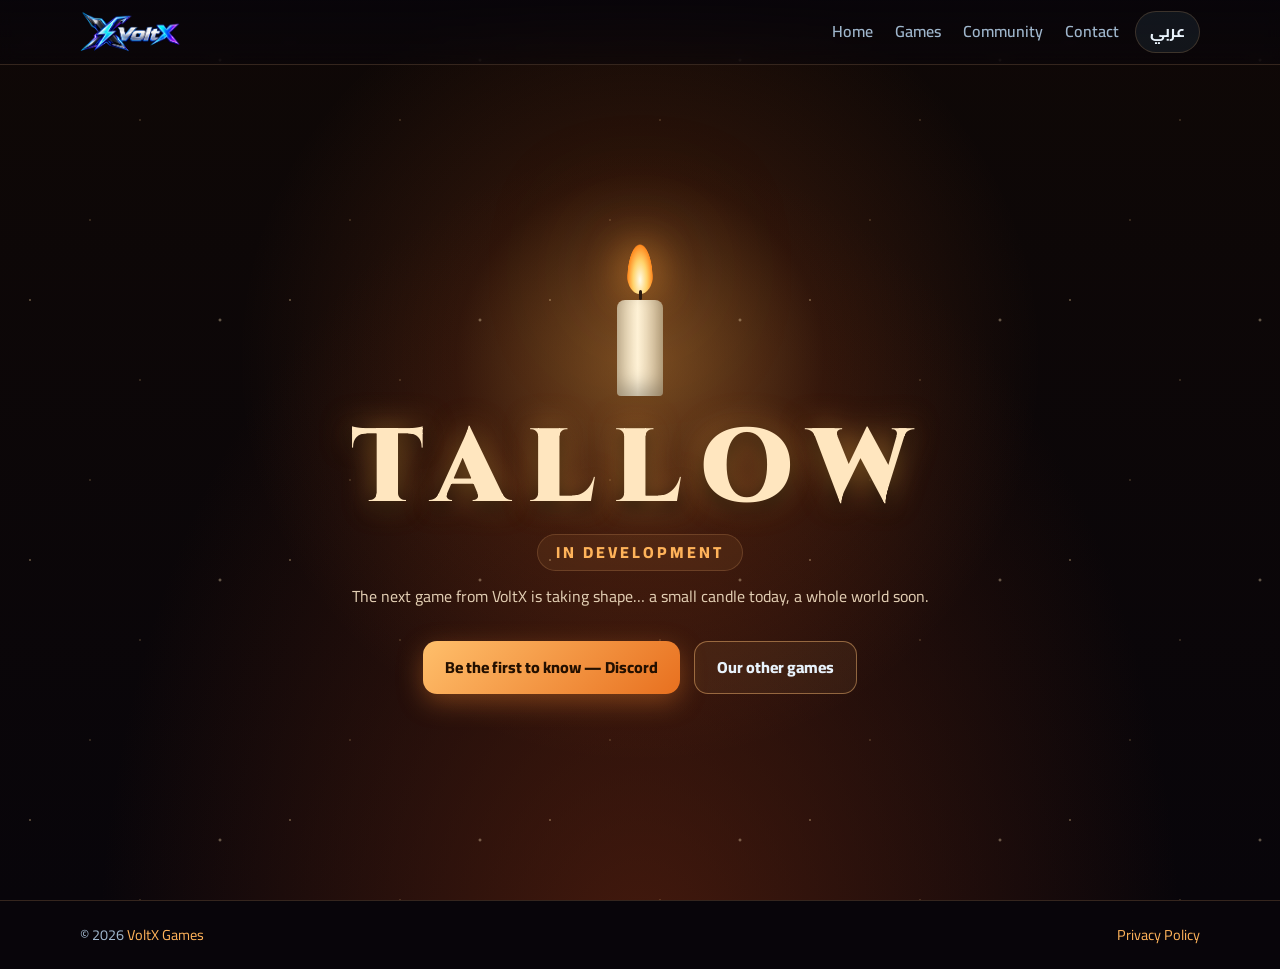
<file: tallow/index.html>
<!doctype html>
<html lang="ar" dir="rtl">
<head>
<meta charset="utf-8">
<meta name="viewport" content="width=device-width, initial-scale=1">
<title>TALLOW — VoltX Games</title>
<meta name="description" content="TALLOW — the next game from VoltX Games. In development.">
<meta property="og:title" content="TALLOW — VoltX Games">
<meta property="og:description" content="The next game from VoltX Games. In development — coming soon.">
<meta property="og:image" content="https://voltx.games/assets/voltx-logo.png">
<link rel="icon" href="../assets/voltx-logo.png">
<link rel="preconnect" href="https://fonts.googleapis.com">
<link rel="preconnect" href="https://fonts.gstatic.com" crossorigin>
<link href="https://fonts.googleapis.com/css2?family=Cairo:wght@400;600;800&family=Cinzel:wght@700;900&display=swap" rel="stylesheet">
<link rel="stylesheet" href="../style.css">
<style>
/* ===== TALLOW teaser (warm candle-light theme). Replace the texts/art when the game is revealed. ===== */
:root { --bg: #08050a; --bg2: #120a0c; --line: rgba(255, 190, 120, .18); --ember: #ffb35a; }
body { background: var(--bg); }
.top { background: linear-gradient(to bottom, rgba(8, 5, 10, .94), rgba(8, 5, 10, .55)); }
.menu a:hover { color: var(--ember); }
h2 { background: linear-gradient(90deg, #ffcf8a, #fff, #ffcf8a); -webkit-background-clip: text; background-clip: text; }
html[lang="en"] h2 { font-family: "Cinzel", serif; }
.t-hero { position: relative; min-height: 100vh; display: grid; place-items: center; text-align: center; overflow: hidden; padding: 110px 0 70px; }
.t-hero::before { content: ""; position: absolute; inset: 0;
  background:
    radial-gradient(circle at 50% 40%, rgba(255, 170, 70, .42), rgba(255, 110, 30, .12) 22%, transparent 48%),
    radial-gradient(ellipse at 50% 110%, rgba(110, 40, 15, .6), transparent 60%),
    linear-gradient(180deg, #0f0806, #08050a); }
.dust { position: absolute; inset: 0; pointer-events: none; opacity: .55;
  background-image:
    radial-gradient(1.5px 1.5px at 30px 40px, #ffd9a0, transparent),
    radial-gradient(1px 1px at 140px 120px, #ffcf8a, transparent),
    radial-gradient(2px 2px at 220px 60px, #ffe4b8, transparent),
    radial-gradient(1px 1px at 90px 220px, #ffcf8a, transparent);
  background-size: 260px 260px; animation: rise 22s linear infinite; }
@keyframes rise { from { background-position: 0 0; } to { background-position: -40px -520px; } }
.t-in { position: relative; z-index: 1; display: grid; justify-items: center; gap: 12px; }
.candle { position: relative; width: 46px; height: 150px; margin-bottom: 10px; }
.candle .wax { position: absolute; bottom: 0; left: 0; right: 0; height: 96px; border-radius: 8px 8px 4px 4px;
  background: linear-gradient(90deg, #d9c4a0, #fff2d6 45%, #c9b089); box-shadow: inset 0 -10px 18px rgba(0, 0, 0, .25); }
.candle .wick { position: absolute; bottom: 96px; left: 50%; width: 3px; height: 10px; margin-left: -1.5px; background: #2a1a10; border-radius: 2px; }
.candle .fire { position: absolute; bottom: 102px; left: 50%; width: 26px; height: 50px; margin-left: -13px;
  border-radius: 50% 50% 50% 50% / 62% 62% 38% 38%;
  background: radial-gradient(ellipse at 50% 72%, #fffbe8, #ffd36b 38%, #ff8a1f 68%, transparent 71%);
  filter: drop-shadow(0 0 22px rgba(255, 160, 60, .95)) drop-shadow(0 0 60px rgba(255, 120, 30, .6));
  transform-origin: 50% 90%; animation: flick 2.2s ease-in-out infinite; }
@keyframes flick { 0%, 100% { transform: scale(1, 1) rotate(0); } 25% { transform: scale(.95, 1.07) rotate(-2deg); } 55% { transform: scale(1.04, .94) rotate(2deg); } 80% { transform: scale(.98, 1.03) rotate(-1deg); } }
.t-title { font-family: "Cinzel", serif; font-weight: 900; font-size: clamp(3.2rem, 12vw, 6.5rem); letter-spacing: .18em; line-height: 1; margin: 0;
  color: #ffe6bf; text-shadow: 0 0 30px rgba(255, 170, 70, .55), 0 6px 18px #000; direction: ltr; }
.t-status { font-weight: 800; letter-spacing: 3px; color: var(--ember); border: 1px solid var(--line); border-radius: 999px; padding: 4px 18px; background: rgba(255, 179, 90, .08); }
.t-sub { max-width: 620px; color: #e3cfb4; margin: 0; }
.btn.ember { background: linear-gradient(135deg, #ffbf6b, #e8701f); color: #241000; box-shadow: 0 8px 26px rgba(255, 140, 50, .35); }
.btn.ghost { border-color: rgba(255, 190, 120, .45); background: rgba(255, 190, 120, .07); }
.btn.ghost:hover { background: rgba(255, 190, 120, .16); }
.foot a { color: var(--ember); }
@media (prefers-reduced-motion: reduce) { .dust, .candle .fire { animation: none; } }
</style>
</head>
<body>

<header class="top">
  <div class="wrap top-row">
    <a href="../" class="brand" aria-label="VoltX Games"><img src="../assets/voltx-logo.png" alt="VoltX Games"></a>
    <nav class="menu">
      <a href="../" data-ar="الرئيسية" data-en="Home">الرئيسية</a>
      <a href="../#games" data-ar="ألعابنا" data-en="Games">ألعابنا</a>
      <a href="../#community" data-ar="مجتمعنا" data-en="Community">مجتمعنا</a>
      <a href="../#contact" data-ar="تواصل" data-en="Contact">تواصل</a>
    </nav>
    <button class="lang" id="langBtn" type="button" aria-label="Language">EN</button>
  </div>
</header>

<section class="t-hero">
  <div class="dust" aria-hidden="true"></div>
  <div class="wrap t-in">
    <div class="candle" aria-hidden="true"><div class="fire"></div><div class="wick"></div><div class="wax"></div></div>
    <h1 class="t-title">TALLOW</h1>
    <div class="t-status" data-ar="قيد التطوير" data-en="IN DEVELOPMENT">قيد التطوير</div>
    <p class="t-sub" data-ar="لعبتنا الجديدة من VoltX تتشكّل الآن… شمعة صغيرة اليوم، وعالم كامل قريباً."
       data-en="The next game from VoltX is taking shape… a small candle today, a whole world soon.">لعبتنا الجديدة من VoltX تتشكّل الآن… شمعة صغيرة اليوم، وعالم كامل قريباً.</p>
    <div class="cta">
      <a class="btn ember" href="https://discord.gg/TdF96qyCpZ" target="_blank" rel="noopener" data-ar="كن أول من يعرف — ديسكورد" data-en="Be the first to know — Discord">كن أول من يعرف — ديسكورد</a>
      <a class="btn ghost" href="../#games" data-ar="ألعابنا الأخرى" data-en="Our other games">ألعابنا الأخرى</a>
    </div>
  </div>
</section>

<footer class="foot">
  <div class="wrap foot-row">
    <span>© 2026 <a href="../">VoltX Games</a></span>
    <a href="../privacy.html" data-ar="سياسة الخصوصية" data-en="Privacy Policy">سياسة الخصوصية</a>
  </div>
</footer>

<script>
(function () {
  var btn = document.getElementById('langBtn');
  function apply(lang) {
    var ar = lang === 'ar';
    document.documentElement.lang = lang;
    document.documentElement.dir = ar ? 'rtl' : 'ltr';
    var els = document.querySelectorAll('[data-ar]');
    for (var i = 0; i < els.length; i++) {
      els[i].textContent = els[i].getAttribute(ar ? 'data-ar' : 'data-en');
    }
    btn.textContent = ar ? 'EN' : 'عربي';
    try { localStorage.setItem('voltx-lang', lang); } catch (e) {}
  }
  var saved = null;
  try { saved = localStorage.getItem('voltx-lang'); } catch (e) {}
  apply(saved || ((navigator.language || '').toLowerCase().indexOf('ar') === 0 ? 'ar' : 'en'));
  btn.addEventListener('click', function () { apply(document.documentElement.lang === 'ar' ? 'en' : 'ar'); });
})();
</script>
</body>
</html>
</file>
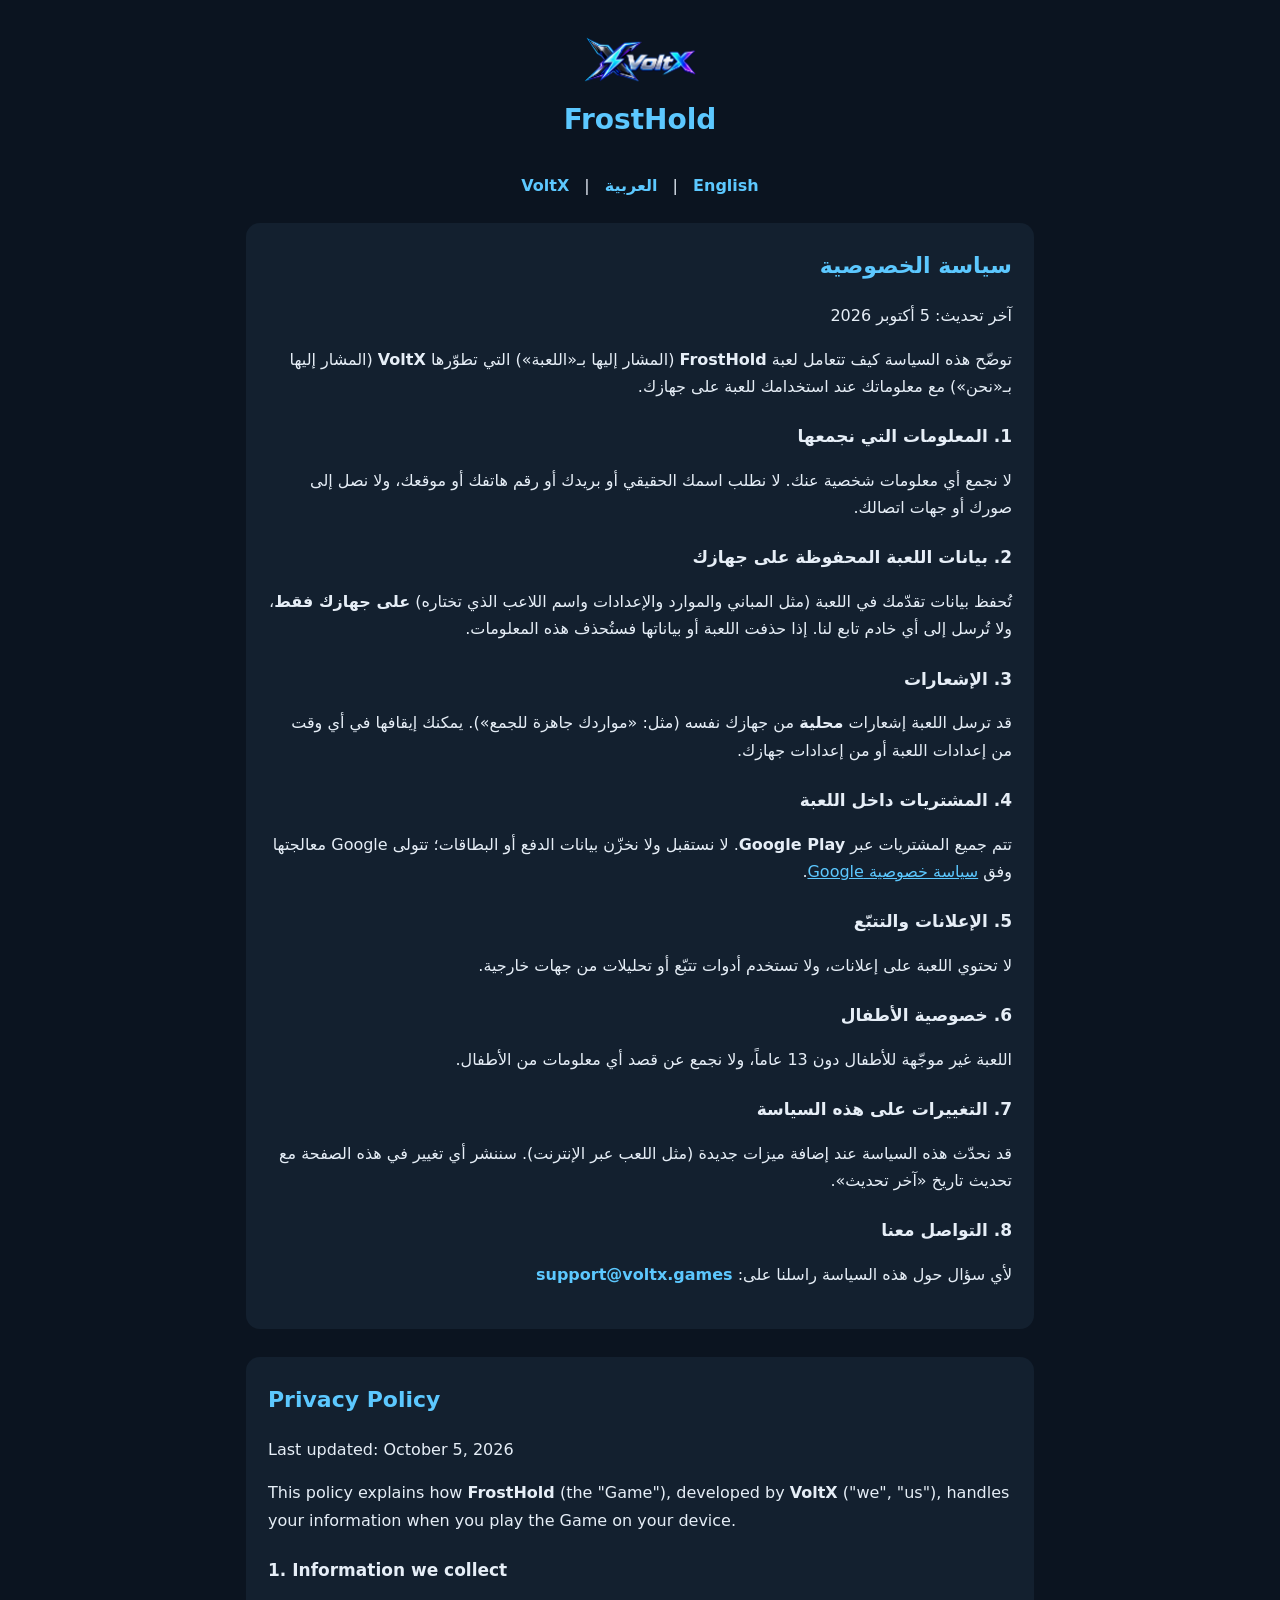
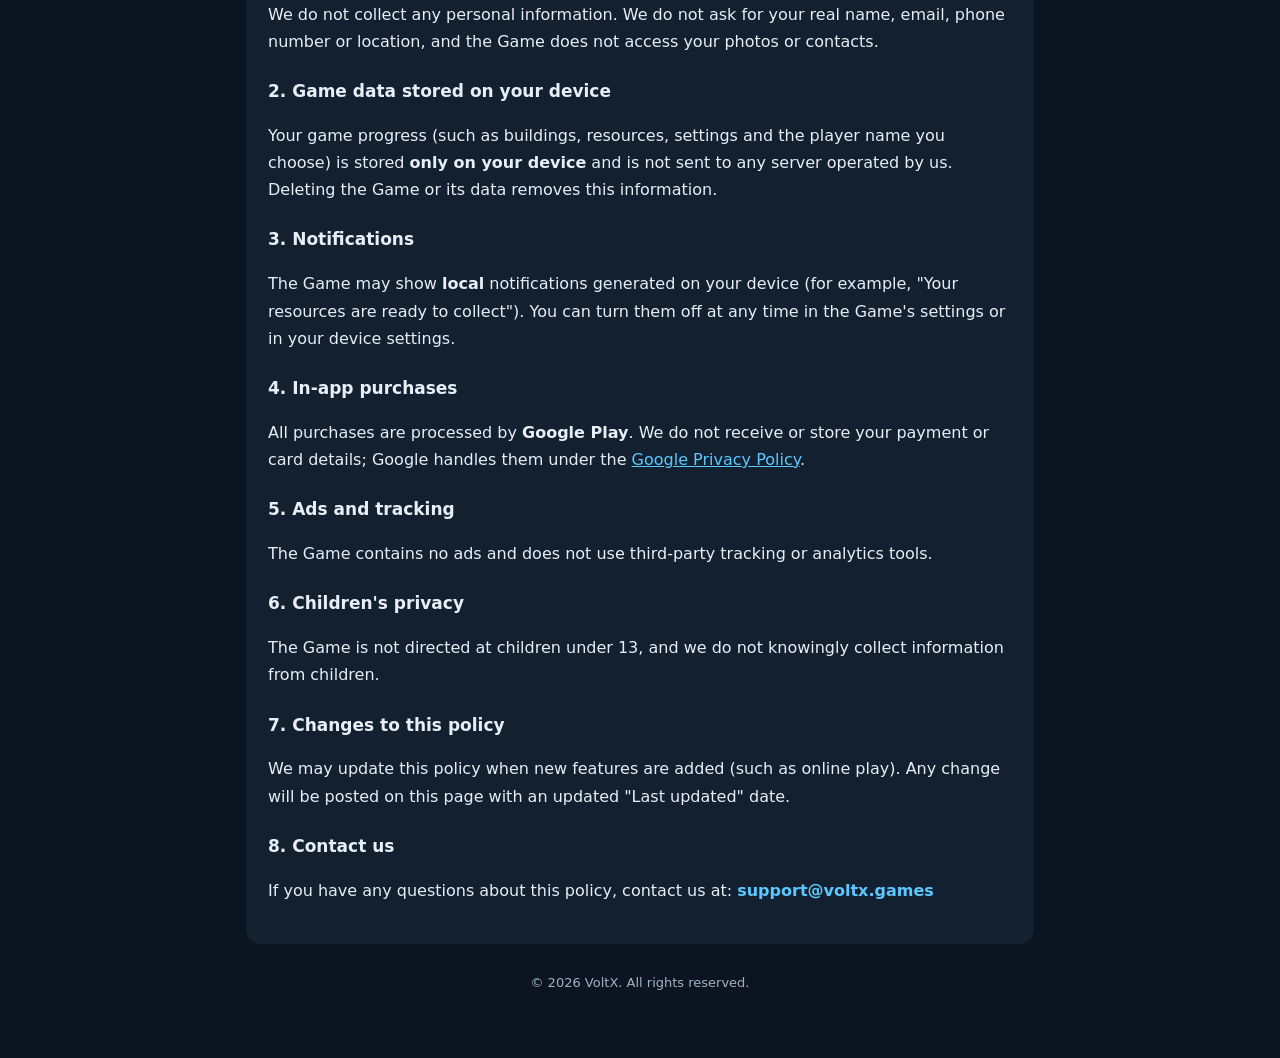
<file: privacy.html>
<!doctype html>
<html lang="en">
<head>
<meta charset="utf-8">
<meta name="viewport" content="width=device-width, initial-scale=1">
<title>FrostHold – Privacy Policy</title>
<link rel="icon" href="assets/frosthold-icon.png">
<style>
  :root { --bg:#0b1420; --card:#13202f; --text:#e6eef7; --muted:#9fb3c8; --accent:#5cc8ff; }
  * { box-sizing:border-box; }
  body { margin:0; background:var(--bg); color:var(--text); font:16px/1.7 system-ui, "Segoe UI", Tahoma, Arial, sans-serif; }
  .wrap { max-width:820px; margin:0 auto; padding:32px 16px 64px; }
  header { text-align:center; margin-bottom:28px; }
  header h1 { margin:0; font-size:28px; color:var(--accent); }
  header p { margin:6px 0 0; color:var(--muted); }
  nav { text-align:center; margin-bottom:24px; }
  nav a { color:var(--accent); margin:0 10px; text-decoration:none; font-weight:600; }
  section.lang { background:var(--card); border-radius:14px; padding:24px 22px; margin-bottom:28px; }
  h2 { color:var(--accent); font-size:22px; margin-top:0; }
  h3 { font-size:17px; margin:22px 0 6px; }
  ul { padding-inline-start:22px; }
  .email { color:var(--accent); font-weight:600; }
  footer { text-align:center; color:var(--muted); font-size:13px; }
  [dir="rtl"] { text-align:right; }
</style>
</head>
<body>
<div class="wrap">
  <header>
    <a href="index.html"><img src="assets/voltx-logo.png" alt="VoltX" style="height:56px;margin:0 auto 8px;display:block"></a>
    <h1>FrostHold</h1>
  </header>
  <nav><a href="index.html">VoltX</a> | <a href="#ar">العربية</a> | <a href="#en">English</a></nav>

  <!-- ===================== ARABIC ===================== -->
  <section class="lang" id="ar" dir="rtl" lang="ar">
    <h2>سياسة الخصوصية</h2>
    <p>آخر تحديث: 5 أكتوبر 2026</p>
    <p>توضّح هذه السياسة كيف تتعامل لعبة <strong>FrostHold</strong> (المشار إليها بـ«اللعبة») التي تطوّرها <strong>VoltX</strong> (المشار إليها بـ«نحن») مع معلوماتك عند استخدامك للعبة على جهازك.</p>

    <h3>1. المعلومات التي نجمعها</h3>
    <p>لا نجمع أي معلومات شخصية عنك. لا نطلب اسمك الحقيقي أو بريدك أو رقم هاتفك أو موقعك، ولا نصل إلى صورك أو جهات اتصالك.</p>

    <h3>2. بيانات اللعبة المحفوظة على جهازك</h3>
    <p>تُحفظ بيانات تقدّمك في اللعبة (مثل المباني والموارد والإعدادات واسم اللاعب الذي تختاره) <strong>على جهازك فقط</strong>، ولا تُرسل إلى أي خادم تابع لنا. إذا حذفت اللعبة أو بياناتها فستُحذف هذه المعلومات.</p>

    <h3>3. الإشعارات</h3>
    <p>قد ترسل اللعبة إشعارات <strong>محلية</strong> من جهازك نفسه (مثل: «مواردك جاهزة للجمع»). يمكنك إيقافها في أي وقت من إعدادات اللعبة أو من إعدادات جهازك.</p>

    <h3>4. المشتريات داخل اللعبة</h3>
    <p>تتم جميع المشتريات عبر <strong>Google Play</strong>. لا نستقبل ولا نخزّن بيانات الدفع أو البطاقات؛ تتولى Google معالجتها وفق <a href="https://policies.google.com/privacy" style="color:var(--accent)">سياسة خصوصية Google</a>.</p>

    <h3>5. الإعلانات والتتبّع</h3>
    <p>لا تحتوي اللعبة على إعلانات، ولا تستخدم أدوات تتبّع أو تحليلات من جهات خارجية.</p>

    <h3>6. خصوصية الأطفال</h3>
    <p>اللعبة غير موجّهة للأطفال دون 13 عاماً، ولا نجمع عن قصد أي معلومات من الأطفال.</p>

    <h3>7. التغييرات على هذه السياسة</h3>
    <p>قد نحدّث هذه السياسة عند إضافة ميزات جديدة (مثل اللعب عبر الإنترنت). سننشر أي تغيير في هذه الصفحة مع تحديث تاريخ «آخر تحديث».</p>

    <h3>8. التواصل معنا</h3>
    <p>لأي سؤال حول هذه السياسة راسلنا على: <span class="email">support@voltx.games</span></p>
  </section>

  <!-- ===================== ENGLISH ===================== -->
  <section class="lang" id="en" lang="en">
    <h2>Privacy Policy</h2>
    <p>Last updated: October 5, 2026</p>
    <p>This policy explains how <strong>FrostHold</strong> (the "Game"), developed by <strong>VoltX</strong> ("we", "us"), handles your information when you play the Game on your device.</p>

    <h3>1. Information we collect</h3>
    <p>We do not collect any personal information. We do not ask for your real name, email, phone number or location, and the Game does not access your photos or contacts.</p>

    <h3>2. Game data stored on your device</h3>
    <p>Your game progress (such as buildings, resources, settings and the player name you choose) is stored <strong>only on your device</strong> and is not sent to any server operated by us. Deleting the Game or its data removes this information.</p>

    <h3>3. Notifications</h3>
    <p>The Game may show <strong>local</strong> notifications generated on your device (for example, "Your resources are ready to collect"). You can turn them off at any time in the Game's settings or in your device settings.</p>

    <h3>4. In-app purchases</h3>
    <p>All purchases are processed by <strong>Google Play</strong>. We do not receive or store your payment or card details; Google handles them under the <a href="https://policies.google.com/privacy" style="color:var(--accent)">Google Privacy Policy</a>.</p>

    <h3>5. Ads and tracking</h3>
    <p>The Game contains no ads and does not use third-party tracking or analytics tools.</p>

    <h3>6. Children's privacy</h3>
    <p>The Game is not directed at children under 13, and we do not knowingly collect information from children.</p>

    <h3>7. Changes to this policy</h3>
    <p>We may update this policy when new features are added (such as online play). Any change will be posted on this page with an updated "Last updated" date.</p>

    <h3>8. Contact us</h3>
    <p>If you have any questions about this policy, contact us at: <span class="email">support@voltx.games</span></p>
  </section>

  <footer>© 2026 VoltX. All rights reserved.</footer>
</div>
</body>
</html>
</file>
<file: style.css>
:root {
  --bg: #07101c;
  --bg2: #0c1828;
  --card: #102238;
  --line: rgba(140, 200, 255, 0.18);
  --text: #e8f2fb;
  --muted: #9fb6cc;
  --ice: #7fd4ff;
  --fire: #ff9a3c;
  --gold: #ffd166;
}

* { box-sizing: border-box; }
html { scroll-behavior: smooth; }
body {
  margin: 0;
  background: var(--bg);
  color: var(--text);
  font-family: "Cairo", system-ui, "Segoe UI", Tahoma, sans-serif;
  line-height: 1.7;
  overflow-x: hidden;
}
img { max-width: 100%; display: block; }
a { color: inherit; }
.wrap { width: min(1120px, 100% - 32px); margin-inline: auto; }

/* ---------- Header ---------- */
.top {
  position: fixed; inset: 0 0 auto 0; z-index: 20;
  background: linear-gradient(to bottom, rgba(7, 16, 28, 0.92), rgba(7, 16, 28, 0.55));
  backdrop-filter: blur(8px);
  border-bottom: 1px solid var(--line);
}
.top-row { display: flex; align-items: center; gap: 16px; height: 64px; }
.brand img { height: 50px; width: auto; }
.menu { display: flex; gap: 22px; margin-inline-start: auto; }
.menu a { text-decoration: none; color: var(--muted); font-weight: 600; transition: color .2s; }
.menu a:hover { color: var(--ice); }
.lang {
  border: 1px solid var(--line); background: rgba(127, 212, 255, 0.08); color: var(--text);
  border-radius: 999px; padding: 6px 14px; font: inherit; font-weight: 700; cursor: pointer;
}
.lang:hover { background: rgba(127, 212, 255, 0.18); }

/* ---------- Hero ---------- */
.hero { position: relative; min-height: 100vh; display: grid; place-items: center; text-align: center; overflow: hidden; padding: 96px 0 64px; }
.hero-bg {
  position: absolute; inset: -4%;
  background: url("assets/bg-night.jpg") center 30% / cover no-repeat;
  animation: drift 26s ease-in-out infinite alternate;
}
.hero-bg::after {
  content: ""; position: absolute; inset: 0;
  background:
    radial-gradient(ellipse at 50% 70%, rgba(255, 140, 50, 0.18), transparent 55%),
    linear-gradient(to bottom, rgba(7, 16, 28, 0.35), rgba(7, 16, 28, 0.55) 55%, var(--bg));
}
@keyframes drift { from { transform: scale(1.04) translateY(0); } to { transform: scale(1.12) translateY(-2%); } }
.snow {
  position: absolute; inset: 0; pointer-events: none; opacity: .75;
  background-image:
    radial-gradient(2px 2px at 20px 30px, #fff, transparent),
    radial-gradient(2px 2px at 120px 80px, #fff, transparent),
    radial-gradient(1.5px 1.5px at 200px 150px, #fff, transparent),
    radial-gradient(2.5px 2.5px at 60px 200px, #fff, transparent),
    radial-gradient(1.5px 1.5px at 260px 40px, #fff, transparent);
  background-size: 300px 260px;
  animation: snow 14s linear infinite;
}
@keyframes snow { from { background-position: 0 0; } to { background-position: 60px 520px; } }
.hero-in { position: relative; z-index: 1; display: grid; justify-items: center; gap: 14px; }
.game-logo { width: min(620px, 92%); filter: drop-shadow(0 8px 30px rgba(0, 0, 0, .6)); }
.tagline { font-size: clamp(1.25rem, 3.5vw, 1.9rem); font-weight: 800; margin: 6px 0 0; text-shadow: 0 2px 12px rgba(0, 0, 0, .7); }
.sub { max-width: 680px; color: #d4e4f2; margin: 0; text-shadow: 0 2px 10px rgba(0, 0, 0, .8); }
.cta { display: flex; flex-wrap: wrap; gap: 14px; justify-content: center; margin-top: 18px; }
.btn {
  display: inline-flex; align-items: center; gap: 10px; text-decoration: none; font-weight: 800;
  border-radius: 14px; padding: 12px 22px; transition: transform .2s, box-shadow .2s, background .2s;
}
.btn:hover { transform: translateY(-2px); }
.btn.play { background: linear-gradient(135deg, #ffb347, var(--fire)); color: #2a1300; box-shadow: 0 8px 26px rgba(255, 140, 50, .35); }
.btn.play small { display: block; font-size: .72rem; font-weight: 600; line-height: 1; }
.btn.play b { display: block; font-size: 1.15rem; line-height: 1.2; }
.play-ico { font-size: 1.3rem; }
.btn.play[aria-disabled="true"] { cursor: default; }
.btn.ghost { border: 1px solid rgba(127, 212, 255, .5); color: var(--text); background: rgba(127, 212, 255, .08); }
.btn.ghost:hover { background: rgba(127, 212, 255, .18); }

/* ---------- Sections ---------- */
.sec { padding: 84px 0; }
.sec.alt { background: linear-gradient(to bottom, var(--bg), var(--bg2), var(--bg)); }
h2 {
  text-align: center; margin: 0 0 10px; font-size: clamp(1.7rem, 4vw, 2.4rem); font-weight: 800;
  background: linear-gradient(90deg, var(--ice), #fff, var(--ice)); -webkit-background-clip: text; background-clip: text; color: transparent;
}
html[lang="en"] h2 { font-family: "Cinzel", serif; letter-spacing: .5px; }
.lead { text-align: center; color: var(--muted); max-width: 720px; margin: 0 auto 40px; }

.grid { display: grid; grid-template-columns: repeat(3, 1fr); gap: 20px; }
.card {
  background: linear-gradient(160deg, rgba(127, 212, 255, .07), rgba(16, 34, 56, .9));
  border: 1px solid var(--line); border-radius: 18px; padding: 22px; text-align: center;
  transition: transform .25s, border-color .25s, box-shadow .25s;
}
.card:hover { transform: translateY(-4px); border-color: rgba(127, 212, 255, .45); box-shadow: 0 14px 34px rgba(0, 0, 0, .35); }
.card img { width: 110px; height: 110px; object-fit: contain; margin: 0 auto 8px; filter: drop-shadow(0 6px 14px rgba(0, 0, 0, .5)); }
.card h3 { margin: 4px 0 6px; color: var(--gold); font-size: 1.15rem; }
.card p { margin: 0; color: var(--muted); font-size: .95rem; }

.units { display: grid; grid-template-columns: repeat(4, 1fr); gap: 18px; margin-top: 30px; }
.units figure { margin: 0; text-align: center; }
.units img { width: 100%; aspect-ratio: 1; object-fit: contain; border-radius: 18px; background: radial-gradient(circle at 50% 60%, rgba(127, 212, 255, .16), transparent 70%); }
.units figcaption { margin-top: 6px; font-weight: 700; }

.heroes { display: grid; grid-template-columns: repeat(5, 1fr); gap: 14px; }
.hero-card {
  margin: 0; position: relative; border-radius: 18px; overflow: hidden;
  background: radial-gradient(ellipse at 50% 35%, rgba(127, 212, 255, .22), rgba(16, 34, 56, .95) 70%);
  border: 1px solid var(--line); padding: 12px 8px 0;
  transition: transform .25s;
}
.hero-card:hover { transform: translateY(-6px); }
.hero-card img { width: 100%; aspect-ratio: 1 / 2; object-fit: contain; object-position: bottom; }
.hero-card figcaption {
  position: absolute; inset: auto 0 0 0; padding: 26px 8px 10px; text-align: center;
  background: linear-gradient(to top, rgba(7, 16, 28, .95), transparent);
}
.hero-card b { display: block; color: var(--gold); font-size: 1.05rem; }
.hero-card span { color: var(--muted); font-size: .85rem; }

.phones { display: flex; justify-content: center; gap: 28px; flex-wrap: wrap; margin-top: 30px; }
.phone {
  width: 240px; aspect-ratio: 9 / 19; border-radius: 34px; overflow: hidden;
  border: 8px solid #1b2a3c; box-shadow: 0 20px 50px rgba(0, 0, 0, .5), 0 0 0 1px var(--line);
}
.phone img { width: 100%; height: 100%; object-fit: cover; }

.about { display: grid; grid-template-columns: 280px 1fr; gap: 36px; align-items: center; }
.about h2 { text-align: start; }
.about p { color: var(--muted); font-size: 1.05rem; }
.about-logo { width: 100%; }

.contact { text-align: center; }
.contact p { color: var(--muted); }
.mail { direction: ltr; }

.foot { border-top: 1px solid var(--line); padding: 22px 0; color: var(--muted); font-size: .9rem; }
.foot-row { display: flex; justify-content: space-between; align-items: center; gap: 12px; }
.foot a { color: var(--ice); text-decoration: none; }

/* ---------- Languages ---------- */
.langs {
  list-style: none; margin: 0 auto; padding: 0; max-width: 960px;
  display: grid; grid-template-columns: repeat(6, 1fr); gap: 14px;
}
.langs li {
  display: grid; place-items: center; gap: 4px; aspect-ratio: 1 / 1; max-width: 100%;
  padding: 10px; border-radius: 16px; text-align: center;
  background: linear-gradient(160deg, rgba(127, 212, 255, .10), rgba(16, 34, 56, .92));
  border: 1px solid var(--line);
  transition: transform .2s, border-color .2s;
}
.langs li:hover { transform: translateY(-3px); border-color: rgba(127, 212, 255, .5); }
.lang-code { font-size: .78rem; font-weight: 800; letter-spacing: 1.5px; color: var(--ice); }
.lang-name { font-size: 1.05rem; font-weight: 700; color: var(--text); line-height: 1.3; }

/* ---------- Phones / tablets ---------- */
@media (max-width: 900px) {
  .langs { grid-template-columns: repeat(4, 1fr); }
  .grid { grid-template-columns: repeat(2, 1fr); }
  .heroes { grid-template-columns: repeat(3, 1fr); }
}
@media (max-width: 640px) {
  .menu { display: none; }
  .lang { margin-inline-start: auto; }
  .brand img { height: 32px; }
  .grid { grid-template-columns: 1fr; }
  .units { grid-template-columns: repeat(2, 1fr); }
  .langs { grid-template-columns: repeat(3, 1fr); gap: 10px; }
  .lang-name { font-size: .95rem; }
  .heroes { grid-template-columns: repeat(2, 1fr); }
  .about { grid-template-columns: 1fr; text-align: center; }
  .about h2 { text-align: center; }
  .about-logo { width: 220px; margin: 0 auto; }
  .phone { width: 46%; min-width: 150px; }
  .sec { padding: 64px 0; }
}
@media (prefers-reduced-motion: reduce) {
  .hero-bg, .snow { animation: none; }
}

/* ---- Support (Ko-fi) ---- */
.support { text-align: center; }
.support-ico { font-size: 2.6rem; margin-bottom: 6px; filter: drop-shadow(0 0 14px rgba(255, 179, 71, .45)); }
.btn.kofi { display: inline-flex; align-items: center; gap: 10px; background: linear-gradient(135deg, #29abe0, #1b6fd1); color: #fff;
  box-shadow: 0 8px 26px rgba(41, 171, 224, .35); font-weight: 800; }
.btn.kofi:hover { box-shadow: 0 10px 32px rgba(41, 171, 224, .5); }
.kofi-cup { font-size: 1.3rem; line-height: 1; }
.support .note { text-align: center; color: var(--muted); font-size: 1rem; max-width: 720px; margin: 20px auto 0; }
.kofi-badge { display: block; width: fit-content; margin: 0 auto; border-radius: 18px; transition: transform .2s, box-shadow .2s; }
.kofi-badge img { display: block; width: 240px; max-width: 70vw; height: auto; border-radius: 18px; }
.kofi-badge:hover { transform: translateY(-3px) scale(1.03); box-shadow: 0 10px 30px rgba(114, 165, 242, .45); }

/* ---- Community (Discord) ---- */
.community { text-align: center; }
.btn.discord { display: inline-flex; align-items: center; gap: 10px; background: #5865F2; color: #fff; box-shadow: 0 8px 26px rgba(88, 101, 242, .35); }
.btn.discord:hover { background: #4752c4; }
.discord-badge img { transition: transform .2s; }
.discord-badge:hover img { transform: translateY(-2px); }
</file>
